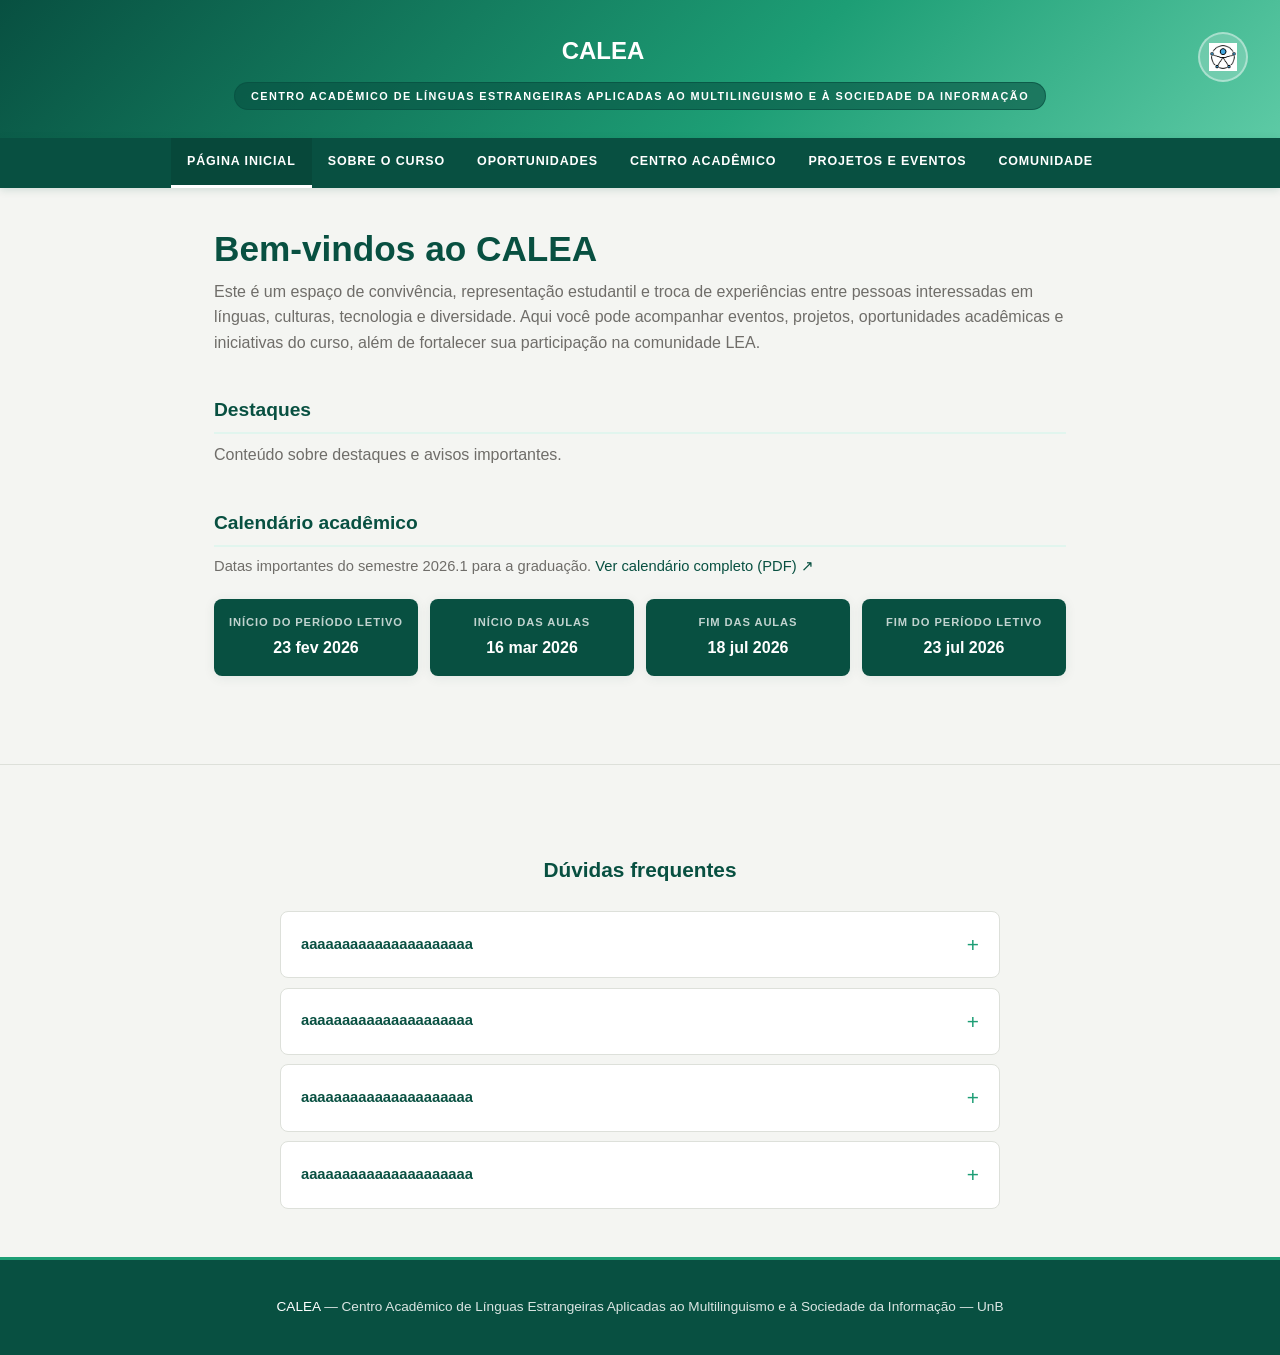
<file: index.html>
<!DOCTYPE html>
<html lang="pt-br">
<head>
    <meta charset="UTF-8">
    <meta name="viewport" content="width=device-width, initial-scale=1.0">
    <title>CALEA — Página Inicial</title>
    <link rel="stylesheet" href="style.css">
    <link rel="icon" type="image/png" sizes="16x16" href="imagens_favicons/favicon_io/favicon-16x16.png">
</head>
<body>
    <a href="#main-content" class="skip-to-content">Saltar para o conteúdo principal</a>
    <header>
        <div class="header-top">
            <p class="site-title"><a href="index.html">CALEA</a></p>
            <button id="btn-acessibilidade" class="btn-acessibilidade" aria-label="Abrir painel de acessibilidade">
                <img src="imagens/acessibilidade/acessibilidade_internacional.png" alt="Símbolo de acessibilidade" class="icon-acessibilidade">
            </button>
        </div>
        <div class="hero-tag">Centro Acadêmico de Línguas Estrangeiras APLICADAS ao Multilinguismo e à Sociedade da Informação</div>
    </header>

    <!-- Painel de Acessibilidade -->
    <div id="painel-acessibilidade" class="painel-acessibilidade" hidden>
        <div class="painel-conteudo">
            <button class="btn-fechar" id="btn-fechar-painel" aria-label="Fechar painel">&times;</button>
            <h2>Acessibilidade</h2>
            
            <!-- Controle de Tamanho de Fonte -->
            <div class="acess-grupo">
                <label>Tamanho da fonte:</label>
                <div class="controle-fonte">
                    <button id="btn-font-menor" class="btn-font" title="Diminuir">A−</button>
                    <span id="font-atual" class="font-atual">100%</span>
                    <button id="btn-font-maior" class="btn-font" title="Aumentar">A+</button>
                    <button id="btn-font-reset" class="btn-reset" title="Restaurar padrão">Padrão</button>
                </div>
            </div>

            <div class="acess-grupo">
                <label></label>
                <div class="dark-mode-toggle">
                    <button id="btn-darkmode" class="btn-darkmode" title="Ativar/Desativar modo escuro">Modo Escuro</button>
                </div>
            </div>

            <!-- Modos de Visão para Daltônicos -->
            <div class="acess-grupo">
                <label>Modo de cores:</label>
                <div class="controle-cores">
                    <button id="modo-Padrão" class="modo-btn ativo" data-modo="Padrão">Padrão</button>
                    <button id="modo-protanopia" class="modo-btn" data-modo="protanopia" title="Daltonismo Vermelho-Verde">Protanopia</button>
                    <button id="modo-deuteranopia" class="modo-btn" data-modo="deuteranopia" title="Daltonismo Vermelho-Verde">Deuteranopia</button>
                    <button id="modo-tritanopia" class="modo-btn" data-modo="tritanopia" title="Daltonismo Azul-Amarelo">Tritanopia</button>
                </div>
            </div>
        </div>
    </div>

    <nav>
        <a href="index.html" class="ativo">Página Inicial</a>
        <a href="sobre_o_curso.html">Sobre o Curso</a>
        <a href="oportunidades.html">Oportunidades</a>
        <a href="calea.html">Centro Acadêmico</a>
        <a href="projetos_eventos.html">Projetos e Eventos</a>
        <a href="comunidade.html">Comunidade</a>
    </nav>

    <main id="main-content">
        <h1>Bem-vindos ao CALEA</h1>
        <p>Este é um espaço de convivência, representação estudantil e troca de experiências entre 
        pessoas interessadas em línguas, culturas, tecnologia e diversidade. Aqui você pode acompanhar
         eventos, projetos, oportunidades acadêmicas e iniciativas do curso, além de fortalecer sua participação na comunidade LEA.</p>

        <h2>Destaques</h2>
        <p>Conteúdo sobre destaques e avisos importantes.</p>

        <h2>Calendário acadêmico</h2>
        <p class="sec-desc">
            Datas importantes do semestre <strong>2026.1</strong> para a graduação.
            <a href="https://saa.unb.br/wp-content/uploads/2026/02/2026_1_Calend_Ativ_Grad_27_02_2026.pdf" target="_blank">
                Ver calendário completo (PDF) ↗
            </a>
        </p>

        <div class="cal-periodo-grid">
            <div class="cal-periodo">
                <span class="cal-periodo-label">Início do período letivo</span>
                <span class="cal-periodo-data">23 fev 2026</span>
            </div>
            <div class="cal-periodo">
                <span class="cal-periodo-label">Início das aulas</span>
                <span class="cal-periodo-data">16 mar 2026</span>
            </div>
            <div class="cal-periodo">
                <span class="cal-periodo-label">Fim das aulas</span>
                <span class="cal-periodo-data">18 jul 2026</span>
            </div>
            <div class="cal-periodo">
                <span class="cal-periodo-label">Fim do período letivo</span>
                <span class="cal-periodo-data">23 jul 2026</span>
            </div>
        </div>

    </main>


    <section id="faq">
        <div class="container">
            <h2 class="section-title">Dúvidas frequentes</h2>
            <div class="faq-list">
                <details>
                    <summary>aaaaaaaaaaaaaaaaaaaaa</summary>
                    <p>bbbbbbbbb</p>
                </details>
                <details>
                    <summary>aaaaaaaaaaaaaaaaaaaaa</summary>
                    <p>bbbbbbbbb</p>
                </details>
                <details>
                    <summary>aaaaaaaaaaaaaaaaaaaaa</summary>
                    <p>bbbbbbbbb</p>
                </details>
                <details>
                    <summary>aaaaaaaaaaaaaaaaaaaaa</summary>
                    <p>bbbbbbbbb</p>
                </details>
            </div>
        </div>
    </section>


    <footer>
        <p><strong>CALEA</strong> &mdash; Centro Acadêmico de Línguas Estrangeiras Aplicadas ao Multilinguismo e à Sociedade da Informação &mdash; UnB</p>
    </footer>
<script src="main.js"></script>
</body>
</html>
</file>
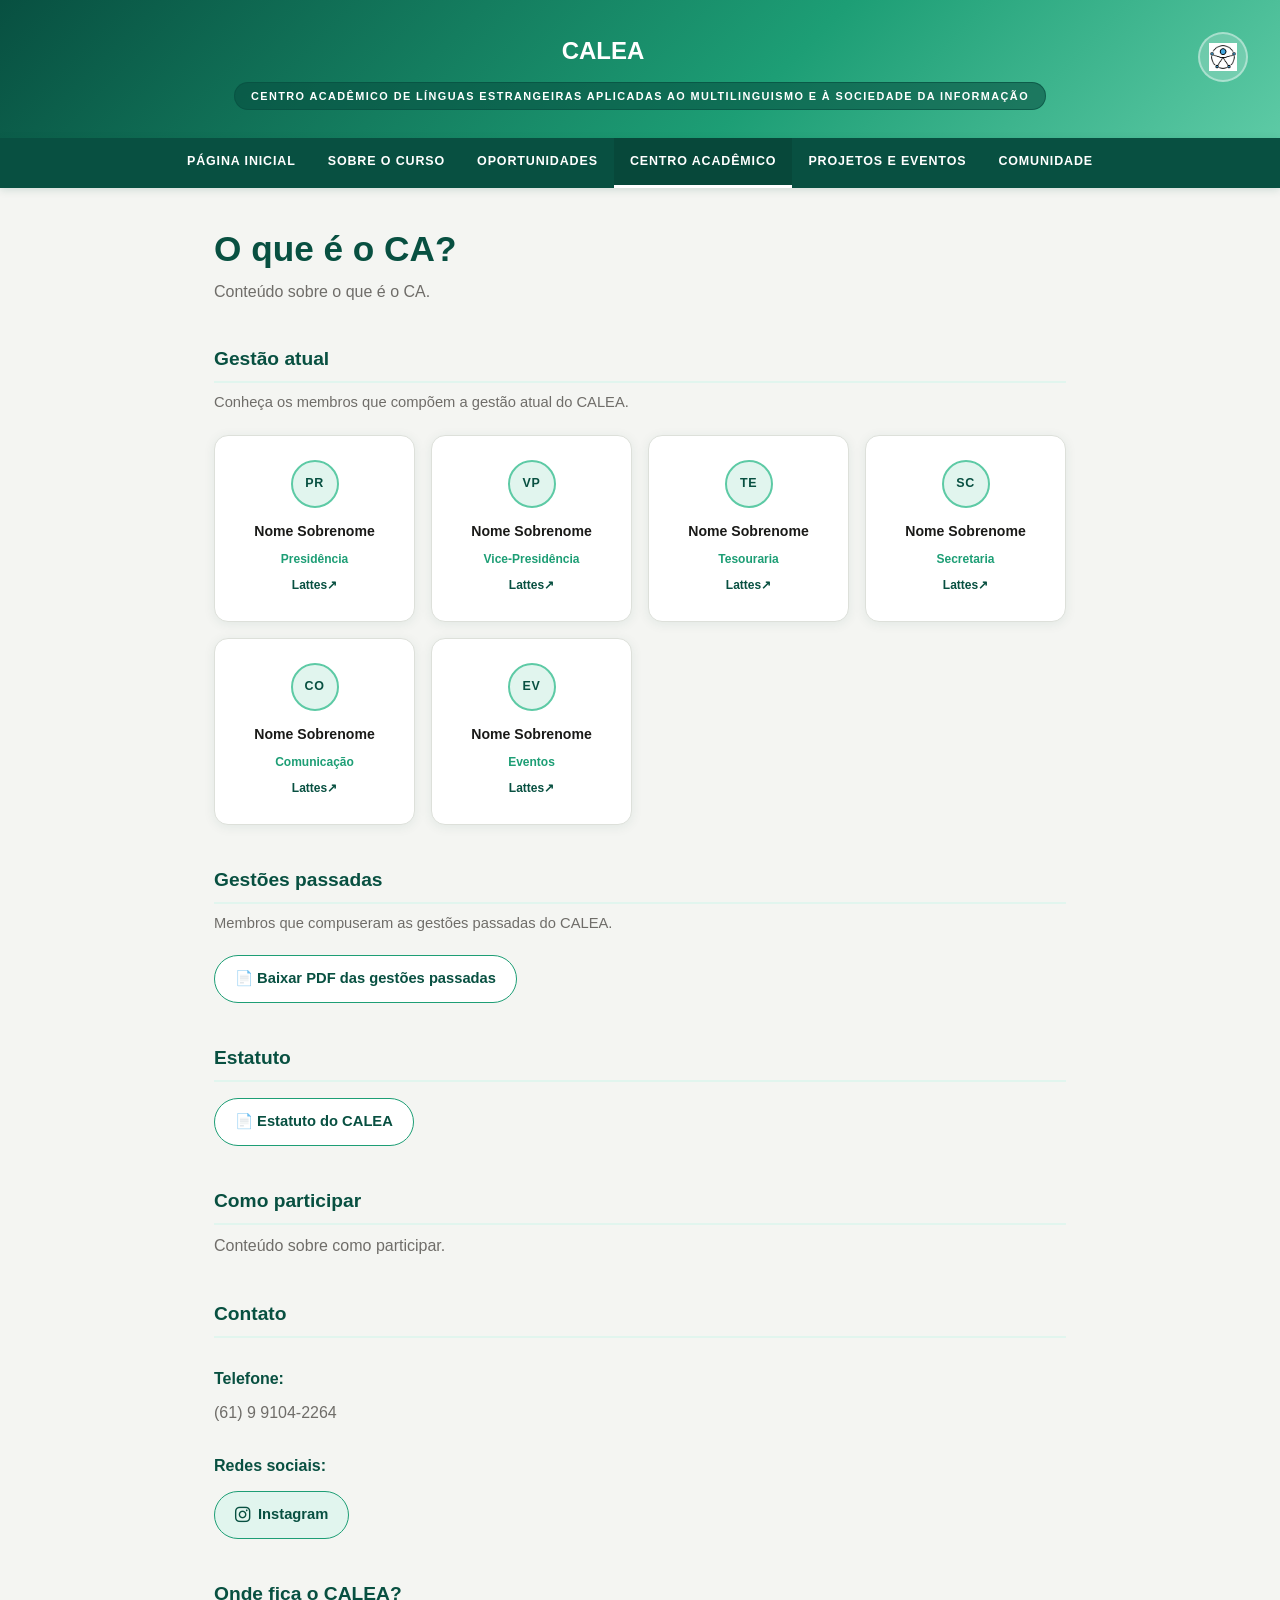
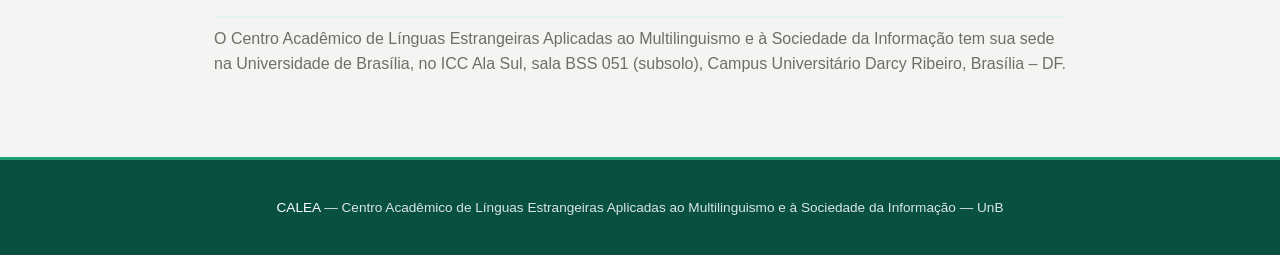
<file: calea.html>
<!DOCTYPE html>
<html lang="pt-br">
<head>
    <meta charset="UTF-8">
    <meta name="viewport" content="width=device-width, initial-scale=1.0">
    <title>CALEA — Centro Acadêmico</title>
    <link rel="stylesheet" href="style.css">
    <link rel="stylesheet" href="https://cdnjs.cloudflare.com/ajax/libs/font-awesome/6.4.0/css/all.min.css">
    <link rel="icon" type="image/png" sizes="16x16" href="imagens_favicons/favicon_io/favicon-16x16.png">
</head>
<body>
<a href="#main-content" class="skip-to-content">Saltar para o conteúdo principal</a>
    <header>
        <div class="header-top">
            <p class="site-title"><a href="index.html">CALEA</a></p>
            <button id="btn-acessibilidade" class="btn-acessibilidade" aria-label="Abrir painel de acessibilidade">
                <img src="imagens/acessibilidade/acessibilidade_internacional.png" alt="Símbolo de acessibilidade" class="icon-acessibilidade">
            </button>
        </div>
        <div class="hero-tag">Centro Acadêmico de Línguas Estrangeiras APLICADAS ao Multilinguismo e à Sociedade da Informação</div>
    </header>

    <!-- Painel de Acessibilidade -->
    <div id="painel-acessibilidade" class="painel-acessibilidade" hidden>
        <div class="painel-conteudo">
            <button class="btn-fechar" id="btn-fechar-painel" aria-label="Fechar painel">&times;</button>
            <h2>Acessibilidade</h2>
            
            <!-- Controle de Tamanho de Fonte -->
            <div class="acess-grupo">
                <label>Tamanho da fonte:</label>
                <div class="controle-fonte">
                    <button id="btn-font-menor" class="btn-font" title="Diminuir">A−</button>
                    <span id="font-atual" class="font-atual">100%</span>
                    <button id="btn-font-maior" class="btn-font" title="Aumentar">A+</button>
                    <button id="btn-font-reset" class="btn-reset" title="Restaurar padrão">Padrão</button>
                </div>
            </div>

            <div class="acess-grupo">
                <label></label>
                <div class="dark-mode-toggle">
                    <button id="btn-darkmode" class="btn-darkmode" title="Ativar/Desativar modo escuro">Modo Escuro</button>
                </div>
            </div>

            <!-- Modos de Visão para Daltônicos -->
            <div class="acess-grupo">
                <label>Modo de cores:</label>
                <div class="controle-cores">
                    <button id="modo-Padrão" class="modo-btn ativo" data-modo="Padrão">Padrão</button>
                    <button id="modo-protanopia" class="modo-btn" data-modo="protanopia" title="Daltonismo Vermelho-Verde">Protanopia</button>
                    <button id="modo-deuteranopia" class="modo-btn" data-modo="deuteranopia" title="Daltonismo Vermelho-Verde">Deuteranopia</button>
                    <button id="modo-tritanopia" class="modo-btn" data-modo="tritanopia" title="Daltonismo Azul-Amarelo">Tritanopia</button>
                </div>
            </div>
        </div>
    </div>

    <nav>
        <a href="index.html">Página Inicial</a>
        <a href="sobre_o_curso.html">Sobre o Curso</a>
        <a href="oportunidades.html">Oportunidades</a>
        <a href="calea.html" class="ativo">Centro Acadêmico</a>
        <a href="projetos_eventos.html">Projetos e Eventos</a>
        <a href="comunidade.html">Comunidade</a>
    </nav>

    <main id="main-content">
        <h1>O que é o CA?</h1>
        <p>Conteúdo sobre o que é o CA.</p>

        <h2>Gestão atual</h2>
        <p class="sec-desc">Conheça os membros que compõem a gestão atual do CALEA.</p>
        <div class="gestao-grid">
 <div class="membro-card">
    <div class="avatar" style="margin:0 auto .75rem;">PR</div>
    <p class="membro-nome">Nome Sobrenome</p>
    <span class="cargo">Presidência</span><br>
    <span class="cargo"><a href="https://lattes.cnpq.br/1234567890" target="_blank" class="lattes-link">Lattes↗</a></span>
</div>
<div class="membro-card">
    <div class="avatar" style="margin:0 auto .75rem;">VP</div>
    <p class="membro-nome">Nome Sobrenome</p>
    <span class="cargo">Vice-Presidência</span><br>
    <span class="cargo"><a href="https://lattes.cnpq.br/1234567890" target="_blank" class="lattes-link">Lattes↗</a></span>
</div>
<div class="membro-card">
    <div class="avatar" style="margin:0 auto .75rem;">TE</div>
    <p class="membro-nome">Nome Sobrenome</p>
    <span class="cargo">Tesouraria</span><br>
    <span class="cargo"><a href="https://lattes.cnpq.br/1234567890" target="_blank" class="lattes-link">Lattes↗</a></span>
</div>
<div class="membro-card">
    <div class="avatar" style="margin:0 auto .75rem;">SC</div>
    <p class="membro-nome">Nome Sobrenome</p>
    <span class="cargo">Secretaria</span><br>
    <span class="cargo"><a href="https://lattes.cnpq.br/1234567890" target="_blank" class="lattes-link">Lattes↗</a></span>
</div>
<div class="membro-card">
    <div class="avatar" style="margin:0 auto .75rem;">CO</div>
    <p class="membro-nome">Nome Sobrenome</p>
    <span class="cargo">Comunicação</span><br>
    <span class="cargo"><a href="https://lattes.cnpq.br/1234567890" target="_blank" class="lattes-link">Lattes↗</a></span>
</div>
<div class="membro-card">
    <div class="avatar" style="margin:0 auto .75rem;">EV</div>
    <p class="membro-nome">Nome Sobrenome</p>
    <span class="cargo">Eventos</span><br>
    <span class="cargo"><a href="https://lattes.cnpq.br/1234567890" target="_blank" class="lattes-link">Lattes↗</a></span>
</div>
        </div>

        <h2>Gestões passadas</h2>
        <p class="sec-desc">Membros que compuseram as gestões passadas do CALEA.</p>
        <p class="pdf-link">
            <a href="aqui vai o link para o PDF" target="_blank" class="btn-pdf">
                📄 Baixar PDF das gestões passadas
            </a>
        </p>

        <h2>Estatuto</h2>
                <p class="pdf-link">
            <a href="https://drive.google.com/file/d/1IIsm_zBetddgiaii5Rvb2joklFdDoChW/view" target="_blank" class="btn-pdf">
                📄 Estatuto do CALEA
            </a>
        </p>

        <h2>Como participar</h2>
        <p>Conteúdo sobre como participar.</p>

        <h2>Contato</h2>

        <h3>Telefone:</h3>
        <p>(61) 9 9104-2264</p>

        <h3>Redes sociais:</h3>
        <p class="social-links">
            <a href="https://www.instagram.com/caleaunb/" target="_blank" class="btn-social">
                <i class="fab fa-instagram"></i>
                Instagram
            </a>
        </p>

        <h2>Onde fica o CALEA?</h2>
        <p>O Centro Acadêmico de Línguas Estrangeiras Aplicadas ao
Multilinguismo e à Sociedade da Informação tem sua sede na Universidade de
Brasília, no ICC Ala Sul, sala BSS 051 (subsolo), Campus Universitário Darcy Ribeiro, Brasília – DF.</p>
    </main>


    <footer>
        <p><strong>CALEA</strong> &mdash; Centro Acadêmico de Línguas Estrangeiras Aplicadas ao Multilinguismo e à Sociedade da Informação &mdash; UnB</p>
    </footer>
<script src="main.js"></script>
</body>
</html>
</file>
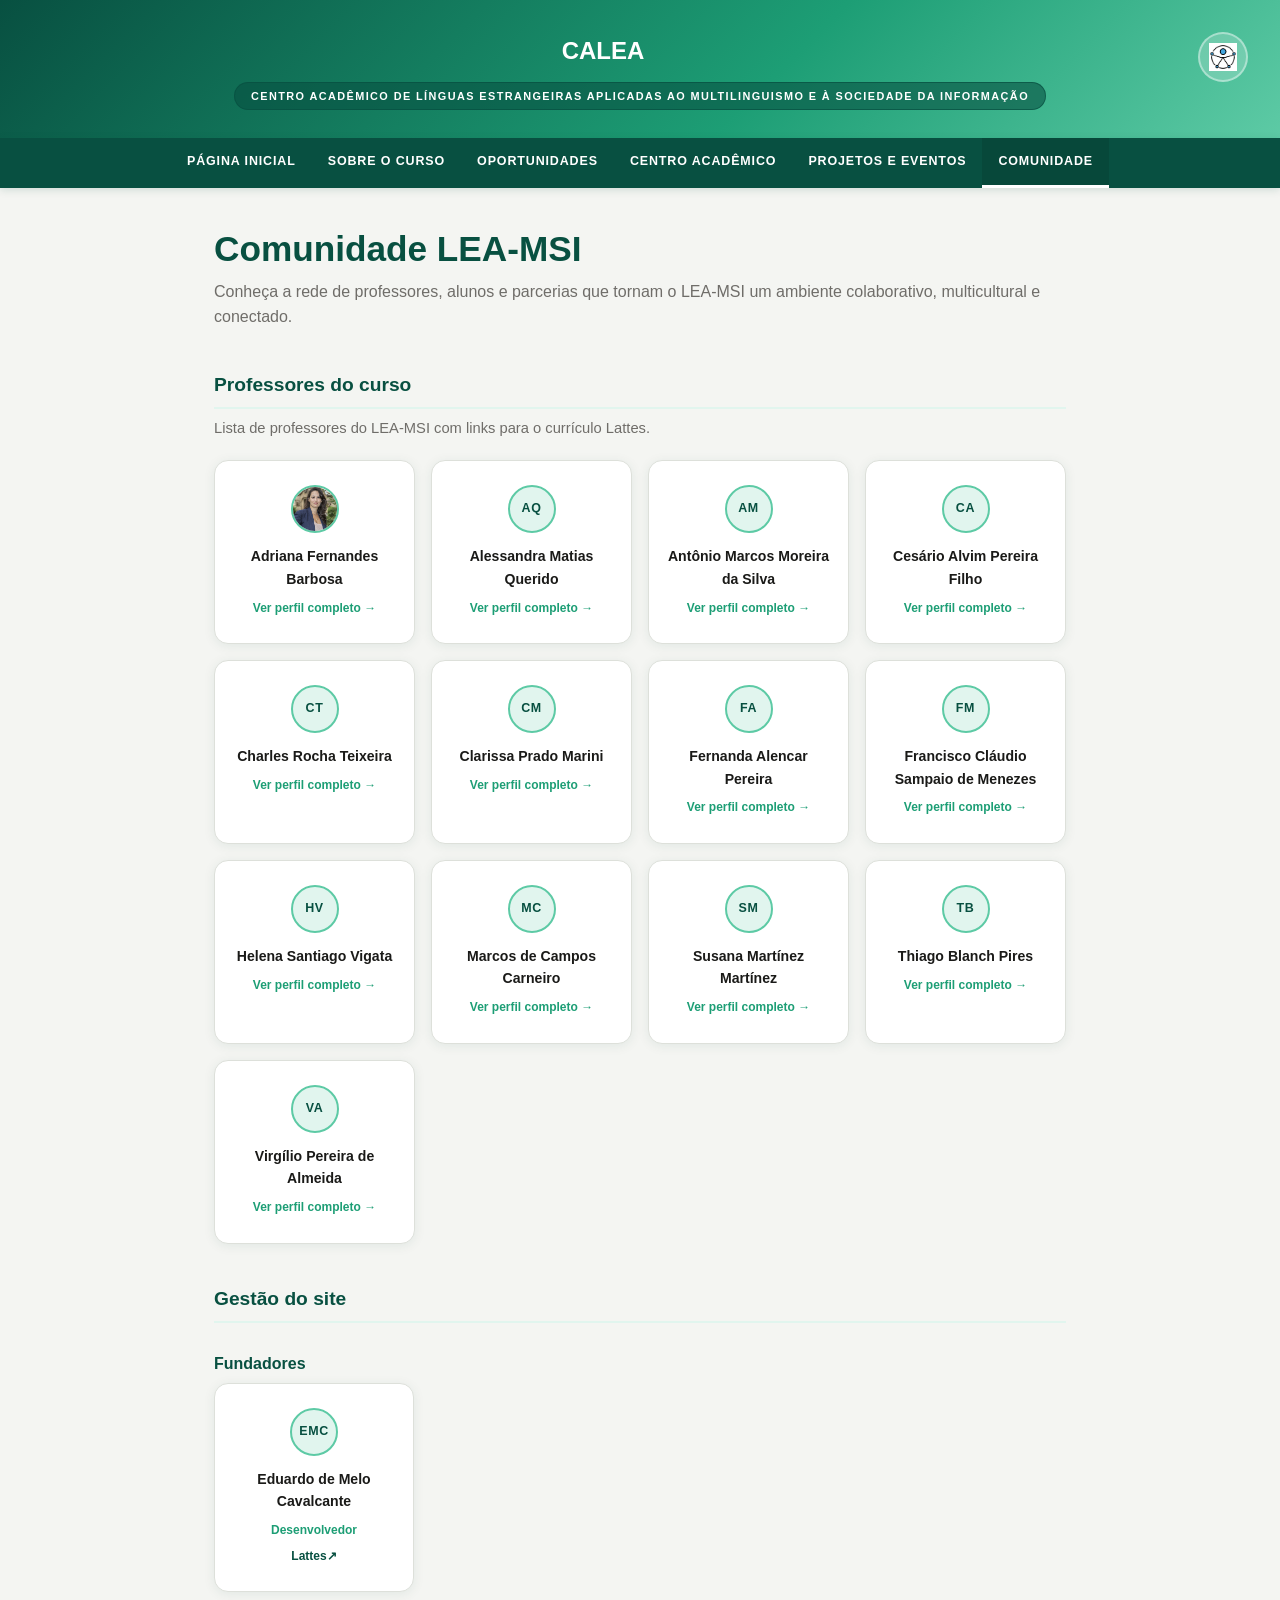
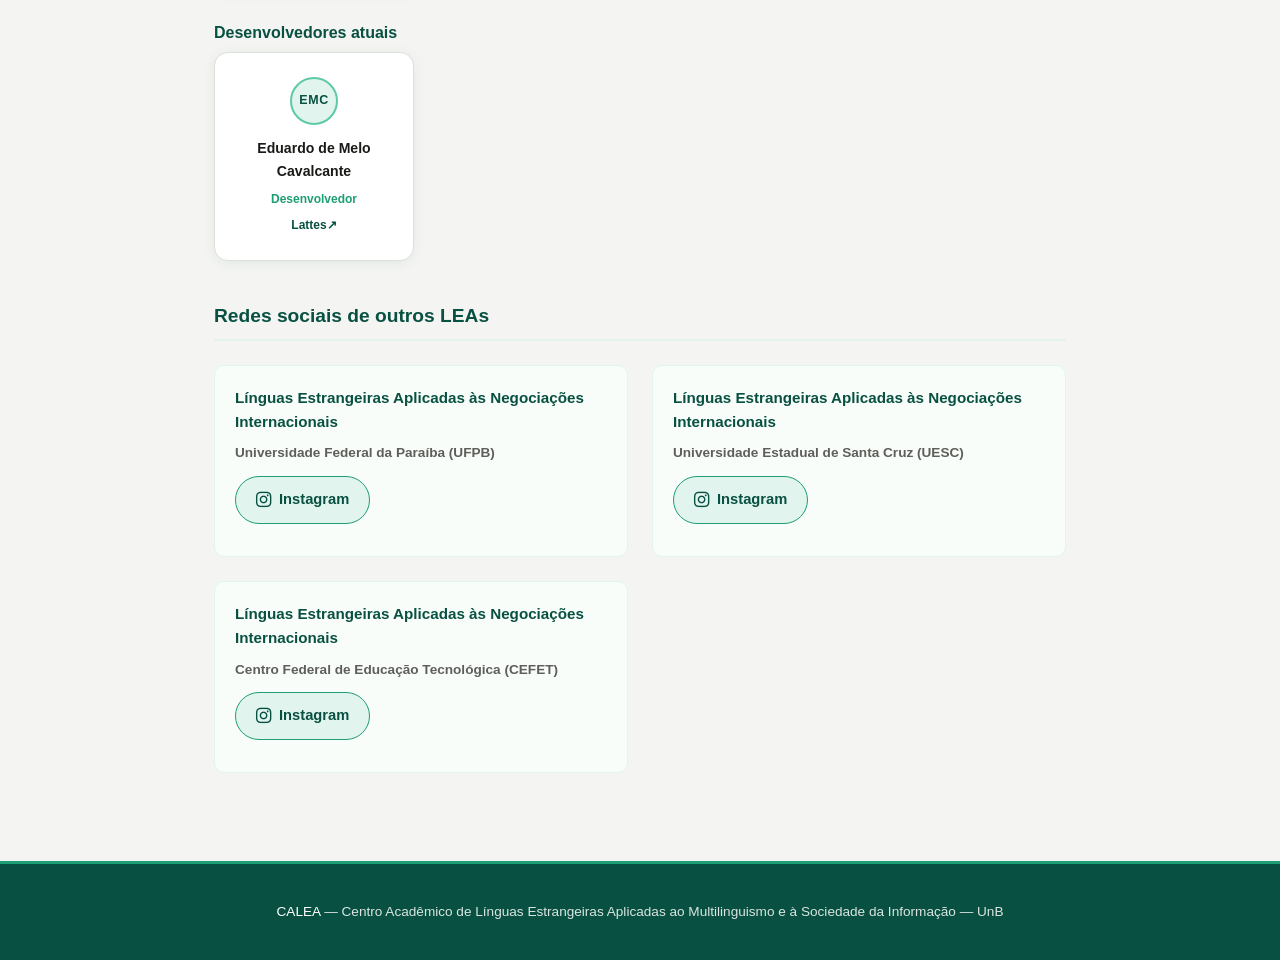
<file: comunidade.html>
<!DOCTYPE html>
<html lang="pt-br">
<head>
    <meta charset="UTF-8">
    <meta name="viewport" content="width=device-width, initial-scale=1.0">
    <title>CALEA — Comunidade</title>
    <link rel="stylesheet" href="style.css">
    <link rel="icon" type="image/png" sizes="16x16" href="imagens_favicons/favicon_io/favicon-16x16.png">
    <link rel="stylesheet" href="https://cdnjs.cloudflare.com/ajax/libs/font-awesome/6.4.0/css/all.min.css">
    <link rel="icon" type="image/png" sizes="16x16" href="imagens_favicons/favicon_io/favicon-16x16.png">
</head>
<body>
    <a href="#main-content" class="skip-to-content">Saltar para o conteúdo principal</a>
<header>
    <div class="header-top">
            <p class="site-title"><a href="index.html">CALEA</a></p>
        <button id="btn-acessibilidade" class="btn-acessibilidade" aria-label="Abrir painel de acessibilidade">
            <img src="imagens/acessibilidade/acessibilidade_internacional.png" alt="Símbolo de acessibilidade" class="icon-acessibilidade">
        </button>
    </div>
    <div class="hero-tag">Centro Acadêmico de Línguas Estrangeiras APLICADAS ao Multilinguismo e à Sociedade da Informação</div>
</header>

<!-- Painel de Acessibilidade -->
<div id="painel-acessibilidade" class="painel-acessibilidade" hidden>
    <div class="painel-conteudo">
        <button class="btn-fechar" id="btn-fechar-painel" aria-label="Fechar painel">&times;</button>
        <h2>Acessibilidade</h2>
        
        <!-- Controle de Tamanho de Fonte -->
        <div class="acess-grupo">
            <label>Tamanho da fonte:</label>
            <div class="controle-fonte">
                <button id="btn-font-menor" class="btn-font" title="Diminuir">A−</button>
                <span id="font-atual" class="font-atual">100%</span>
                <button id="btn-font-maior" class="btn-font" title="Aumentar">A+</button>
                <button id="btn-font-reset" class="btn-reset" title="Restaurar padrão">Padrão</button>
            </div>
        </div>

            <div class="acess-grupo">
                <label></label>
                <div class="dark-mode-toggle">
                    <button id="btn-darkmode" class="btn-darkmode" title="Ativar/Desativar modo escuro">Modo Escuro</button>
                </div>
            </div>


        <!-- Modos de Visão para Daltônicos -->
        <div class="acess-grupo">
            <label>Modo de cores:</label>
            <div class="controle-cores">
                <button id="modo-Padrão" class="modo-btn ativo" data-modo="Padrão">Padrão</button>
                <button id="modo-protanopia" class="modo-btn" data-modo="protanopia" title="Daltonismo Vermelho-Verde">Protanopia</button>
                <button id="modo-deuteranopia" class="modo-btn" data-modo="deuteranopia" title="Daltonismo Vermelho-Verde">Deuteranopia</button>
                <button id="modo-tritanopia" class="modo-btn" data-modo="tritanopia" title="Daltonismo Azul-Amarelo">Tritanopia</button>
            </div>
        </div>
    </div>
</div>

    <nav>
        <a href="index.html">Página Inicial</a>
        <a href="sobre_o_curso.html">Sobre o Curso</a>
        <a href="oportunidades.html">Oportunidades</a>
        <a href="calea.html">Centro Acadêmico</a>
        <a href="projetos_eventos.html">Projetos e Eventos</a>
        <a href="comunidade.html" class="ativo">Comunidade</a>
    </nav>

    <main id="main-content">
        <h1>Comunidade LEA-MSI</h1>
        <p>Conheça a rede de professores, alunos e parcerias que tornam o LEA-MSI um ambiente colaborativo, multicultural e conectado.</p>

        <h2>Professores do curso</h2>
    <p class="sec-desc">Lista de professores do LEA-MSI com links para o currículo Lattes.</p>



<!-- GRADE DE PROFESSORES -->
<div class="gestao-grid" role="list">

    <div role="listitem">
        <a href="#modal-ab" class="membro-card" style="text-decoration:none; color:inherit;">
            <img src="imagens/professores/AdrianaBarbosa.png" alt="Adriana Fernandes Barbosa" class="avatar-foto">
            <p class="membro-nome">Adriana Fernandes Barbosa</p>
            <span class="cargo">Ver perfil completo →</span>
        </a>
    </div>

    <div role="listitem">
        <a href="#modal-aq" class="membro-card" style="text-decoration:none; color:inherit;">
            <div class="avatar" style="margin:0 auto .75rem;">AQ</div>
            <p class="membro-nome">Alessandra Matias Querido</p>
            <span class="cargo">Ver perfil completo →</span>
        </a>
    </div>

    <div role="listitem">
        <a href="#modal-am" class="membro-card" style="text-decoration:none; color:inherit;">
            <div class="avatar" style="margin:0 auto .75rem;">AM</div>
            <p class="membro-nome">Antônio Marcos Moreira da Silva</p>
            <span class="cargo">Ver perfil completo →</span>
        </a>
    </div>

    <div role="listitem">
        <a href="#modal-ca" class="membro-card" style="text-decoration:none; color:inherit;">
            <div class="avatar" style="margin:0 auto .75rem;">CA</div>
            <p class="membro-nome">Cesário Alvim Pereira Filho</p>
            <span class="cargo">Ver perfil completo →</span>
        </a>
    </div>

    <div role="listitem">
        <a href="#modal-ct" class="membro-card" style="text-decoration:none; color:inherit;">
            <div class="avatar" style="margin:0 auto .75rem;">CT</div>
            <p class="membro-nome">Charles Rocha Teixeira</p>
            <span class="cargo">Ver perfil completo →</span>
        </a>
    </div>

    <div role="listitem">
        <a href="#modal-cm" class="membro-card" style="text-decoration:none; color:inherit;">
            <div class="avatar" style="margin:0 auto .75rem;">CM</div>
            <p class="membro-nome">Clarissa Prado Marini</p>
            <span class="cargo">Ver perfil completo →</span>
        </a>
    </div>

    <div role="listitem">
        <a href="#modal-fa" class="membro-card" style="text-decoration:none; color:inherit;">
            <div class="avatar" style="margin:0 auto .75rem;">FA</div>
            <p class="membro-nome">Fernanda Alencar Pereira</p>
            <span class="cargo">Ver perfil completo →</span>
        </a>
    </div>

    <div role="listitem">
        <a href="#modal-fm" class="membro-card" style="text-decoration:none; color:inherit;">
            <div class="avatar" style="margin:0 auto .75rem;">FM</div>
            <p class="membro-nome">Francisco Cláudio Sampaio de Menezes</p>
            <span class="cargo">Ver perfil completo →</span>
        </a>
    </div>

    <div role="listitem">
        <a href="#modal-hv" class="membro-card" style="text-decoration:none; color:inherit;">
            <div class="avatar" style="margin:0 auto .75rem;">HV</div>
            <p class="membro-nome">Helena Santiago Vigata</p>
            <span class="cargo">Ver perfil completo →</span>
        </a>
    </div>

    <div role="listitem">
        <a href="#modal-mc" class="membro-card" style="text-decoration:none; color:inherit;">
            <div class="avatar" style="margin:0 auto .75rem;">MC</div>
            <p class="membro-nome">Marcos de Campos Carneiro</p>
            <span class="cargo">Ver perfil completo →</span>
        </a>
    </div>

    <div role="listitem">
        <a href="#modal-sm" class="membro-card" style="text-decoration:none; color:inherit;">
            <div class="avatar" style="margin:0 auto .75rem;">SM</div>
            <p class="membro-nome">Susana Martínez Martínez</p>
            <span class="cargo">Ver perfil completo →</span>
        </a>
    </div>

    <div role="listitem">
        <a href="#modal-tb" class="membro-card" style="text-decoration:none; color:inherit;">
            <div class="avatar" style="margin:0 auto .75rem;">TB</div>
            <p class="membro-nome">Thiago Blanch Pires</p>
            <span class="cargo">Ver perfil completo →</span>
        </a>
    </div>

    <div role="listitem">
        <a href="#modal-va" class="membro-card" style="text-decoration:none; color:inherit;">
            <div class="avatar" style="margin:0 auto .75rem;">VA</div>
            <p class="membro-nome">Virgílio Pereira de Almeida</p>
            <span class="cargo">Ver perfil completo →</span>
        </a>
    </div>

</div>

<!-- MODAIS -->

<div id="modal-ab" class="prof-overlay">
    <div class="prof-modal">
        <a href="#" class="btn-fechar">✕</a>
        <div class="modal-header">
            <img src="imagens\professores\AdrianaBarbosa.png" alt="Adriana Fernandes Barbosa" class="avatar-foto-lg">
            <div>
                <h3 class="modal-nome">Adriana Fernandes Barbosa</h3>
                <span class="modal-cargo">Professora colaboradora — LEA-MSI / UnB</span>
            </div>
        </div>
        <div class="modal-bio">
            <p>Professora Adjunta de Língua Alemã no Departamento de Línguas Estrangeiras e Tradução da Universidade de Brasília.
                 Doutora em Linguística Aplicada pela UFMG, com período sanduíche na Europa-Universität Viadrina Frankfurt/Oder 
                 (bolsa CAPES/DAAD), mestre em Estudos Linguísticos pela UFMG e especialista em Teoria e Prática do Ensino de Alemão
                  como Língua Estrangeira pela UFBA e Universität zu Kassel. Possui Bacharelado em Letras pela UFMG, com habilitação 
                  em Alemão e Inglês. Pesquisa a multimodalidade na interação face a face e nas interações mediadas pela tecnologia, 
                  a partir das perspectivas cognitiva, interacional e intercultural, na interface entre Linguística Cognitiva, Semiótica
                   Social e Estudos dos Gestos.Já foi coordenadora administrativa do Programa Idiomas sem Fronteiras na UnB (2024-2026) 
                   e coordenadora pedagógica do curso de alemão no PPE UnB Idiomas (2024-2025). Desde 2023 é especialista em língua alemã 
                   credenciada à Rede Andifes-IsF, coordenando os cursos desse idioma na UnB e desenvolvendo componentes curriculares para o 
                   curso de Especialização em Língua Alemã da Rede. Atua também como coordenadora regional da Associação de Professores de Alemão
                    do Centro-Oeste e membro da diretoria da Associação Brasileira de Professores de Alemão (BraDLV).</p>
        </div>
        <div class="modal-links">
            <a href="http://lattes.cnpq.br/3065127356052281" target="_blank" class="btn-lattes">Lattes ↗</a>
            <a href="mailto:adriana.barbosa@unb.br" class="btn-email">adriana.barbosa@unb.br</a>
        </div>
    </div>
</div>

<div id="modal-aq" class="prof-overlay">
    <div class="prof-modal">
        <a href="#" class="btn-fechar">✕</a>
        <div class="modal-header">
            <!-- FOTO: substitua o src pelo caminho da imagem, ex: "fotos/alessandra.jpg" -->
            <!-- <img src="fotos/alessandra.jpg" alt="Alessandra Matias Querido" class="avatar-foto-lg"> -->
            <div class="avatar" style="width:56px; height:56px; font-size:1rem; flex-shrink:0;">AQ</div>
            <div>
                <h3 class="modal-nome">Alessandra Matias Querido</h3>
                <span class="modal-cargo">Professora Adjunta — LEA-MSI / UnB</span>
            </div>
        </div>
        <div class="modal-bio">
            <p>Professora adjunta no curso de Línguas Estrangeiras Aplicadas ao Multilinguismo e à Sociedade da Informação (LEA-MSI) 
            na Universidade de Brasília. Pós-doutorado em andamento na USP em Comunicação sobre Literatura, quadrinhos e 
            intermidialidade. Pós-doutorado em Estudos da Tradução pela Universidade Federal de Santa Catarina. Doutorado
             em Teoria Literária (2011), mestrado em Linguística Aplicada (2004) e bacharelado em Letras Tradução - Inglês (1999) 
             pela Universidade de Brasília.</p>
            <p>Entre os interesses de pesquisa estão os Estudos da Tradução, a Teoria Literária e a Literatura Comparada, principalmente relacionada à Literatura e outras artes com ênfase em histórias em quadrinhos. Como docente, atuou no ensino básico na Secretaria de Educação do Distrito Federal, na UnB como professora substituta no curso de Letras-Tradução por seis anos, e em instituições particulares (IESB e UCB).</p>
            <p>Coordena os grupos de pesquisa QUADRITAL (Quadrinhos, Tradução, Acessibilidade e Linguagens) e LiterArtes (Literatura e outras Artes). O principal foco de pesquisa são adaptações literárias para histórias em quadrinhos e outras mídias, explorando Intermidialidade, Estudos Interartes, Estudos de Adaptação e Estudos da Tradução.</p>
        </div>
        <div class="modal-links">
            <a href="https://lattes.cnpq.br/9582760816449975" target="_blank" class="btn-lattes">Lattes ↗</a>
            <a href="mailto:alequerido@gmail.com" class="btn-email">alequerido@gmail.com</a>
        </div>
    </div>
</div>

<div id="modal-am" class="prof-overlay">
    <div class="prof-modal">
        <a href="#" class="btn-fechar">✕</a>
        <div class="modal-header">
            <!-- FOTO: substitua o src pelo caminho da imagem, ex: "fotos/antonio.jpg" -->
            <!-- <img src="fotos/antonio.jpg" alt="Antônio Marcos Moreira da Silva" class="avatar-foto-lg"> -->
            <div class="avatar" style="width:56px; height:56px; font-size:1rem; flex-shrink:0;">AM</div>
            <div>
                <h3 class="modal-nome">Antônio Marcos Moreira da Silva</h3>
                <span class="modal-cargo">Professor — LEA-MSI / UnB</span>
            </div>
        </div>
        <div class="modal-bio">
            <p>Professor Associado da Instituto de Letras, Universidade de Brasília (UnB). vice-diretor do Centro de Estudos Avançados Multidisciplinares (CEAM/UnB),
                 coordenador do Núcleo de Estudos Afro-brasileiros e professor do programa de pós-graduação em Direitos Humanos e Cidadania, também do CEAM/UnB. Senior 
                 Fellow Professor na Universidade de Melbourne, Australia 2018-2019.Pós-doutor pela École Normale Supérieure (ITEM/CNRS/IMEC), Paris/Caen. Estudos doutorais
                  na École des Hautes Études en Sciences Sociales (2002 - 2003); Doutor pela Universidade de São Paulo (USP). Nos últimos anos, dedica-se compreender o conceito
                   de Sociedade de Informação, que culmina na noção de Colonização da Informação. Buscar entender o papel da informação e da comunicação na sociedade contemporânea.
                    Sua pesquisa visa desconstruir o etnocentrismo, a colonização do saber, as invisíveis violências numa sociedade logocêntrica, falocêntrica, fonocêntrica. 
                    Possui uma intensa atividade extensionista tendo, entre os anos de 2021 e 2023, organizado e participado de mais de 40 atividades de extensão, 
                sejam projetos ou eventos, que visavam contribuir com a comunicação pública das questões de raça, gênero, igualdade e democracia no Brasil. </p>
        </div>
        <div class="modal-links">
            <a href="https://lattes.cnpq.br/6191585855165430" target="_blank" class="btn-lattes">Lattes ↗</a>
            <a href="mailto:marcosmoreira@unb.br" class="btn-email">marcosmoreira@unb.br</a>
        </div>
    </div>
</div>

<div id="modal-ca" class="prof-overlay">
    <div class="prof-modal">
        <a href="#" class="btn-fechar">✕</a>
        <div class="modal-header">
            <!-- FOTO: substitua o src pelo caminho da imagem, ex: "fotos/cesario.jpg" -->
            <!-- <img src="fotos/cesario.jpg" alt="Cesário Alvim Pereira Filho" class="avatar-foto-lg"> -->
            <div class="avatar" style="width:56px; height:56px; font-size:1rem; flex-shrink:0;">CA</div>
            <div>
                <h3 class="modal-nome">Cesário Alvim Pereira Filho</h3>
                <span class="modal-cargo">Professor — LEA-MSI / UnB</span>
            </div>
        </div>
        <div class="modal-bio">
            <p>Doutor em Linguística pela UnB (2020). Mestre em Letras Neolatinas pela UFRJ (2003). Especialista em língua espanhola pela UFES (1997). 
                Licenciado em Letras/Português pela UFES (1991). Tenho interesse em políticas linguísticas, planejamento linguístico e produção de materiais, 
                como dicionários, gramáticas e glossários, envolvendo agências de fomento de línguas. Também me interessam a geopolítica, o discurso político
                 sobre línguas, a representação de línguas, o multilinguismo/plurilinguismo e questões sociopolíticas e discursivas envolvendo a língua espanhola,
                  a portuguesa e outras línguas, bem como o multilinguismo no ciberespaço. Além disso, tenho interesse em problematizações relacionadas a estudos lexicais,
                   aquisição/aprendizagem de línguas estrangeiras em espaços multilíngues, língua estrangeira para fins específicos e a interface entre o português e
                    o espanhol. Ao longo de minha trajetória, exerci diversas funções na gestão acadêmico-pedagógica, tais como coordenador de língua espanhola do Centro 
                    de Línguas para a Comunidade/UFES, coordenador da área de línguas estrangeiras da UESC, vice coordenador do NUREH, subcoordenador-geral do UnBidiomas, 
                    coordenador do Núcleo de Ensino e Pesquisa em Português para Estrangeiros (NEPPE/LET), coordenador do curso de bacharelado em Línguas Estrangeiras Aplicadas
                     ao Multilinguismo e à Sociedade da Informação (LEA-MSI), 
                chefe do Departamento de Línguas Estrangeiras e Tradução (LET) e, atualmente, diretor do Instituto de Letras (IL). </p>
        </div>
        <div class="modal-links">
            <a href="https://lattes.cnpq.br/1267243719297020" target="_blank" class="btn-lattes">Lattes ↗</a>
            <a href="mailto:cesape@gmail.com" class="btn-email">cesape@gmail.com</a>
        </div>
    </div>
</div>

<div id="modal-ct" class="prof-overlay">
    <div class="prof-modal">
        <a href="#" class="btn-fechar">✕</a>
        <div class="modal-header">
            <!-- FOTO: substitua o src pelo caminho da imagem, ex: "fotos/charles.jpg" -->
            <!-- <img src="fotos/charles.jpg" alt="Charles Rocha Teixeira" class="avatar-foto-lg"> -->
            <div class="avatar" style="width:56px; height:56px; font-size:1rem; flex-shrink:0;">CT</div>
            <div>
                <h3 class="modal-nome">Charles Rocha Teixeira</h3>
                <span class="modal-cargo">Professor Adjunto — LEA-MSI / UnB</span>
            </div>
        </div>
        <div class="modal-bio">
            <p>Doutorado pelo Programa de Literatura e Teoria Literária (2020) da Universidade de Brasília (UnB), Mestrado em Linguística Aplicada pela Universidade 
                Estadual do Ceará (2009) e Graduação em Letras Francês e Português e Literaturas francesa e portuguesa pela Universidade Estadual do Ceará (2005).
                 Atualmente é : Professor Adjunto da Universidade de Brasília lotado no Instituto de Letras, Departamento de Línguas Estrangeiras e Tradução, na área
                  de Línguas Estrangeiras Aplicadas ao Multilinguismo e à Sociedade da Informação (LEA-MSI). Tem experiência na área de Letras, com ênfase em Línguas
                   Estrangeiras Modernas, atuando principalmente nos seguintes temas: tradução audiovisual (Audiodescrição, LSE), cinema, televisão, ideologia, cultura, bem como é Coordenador 
                do Projeto de Extensão "Núcleo de Acessibilidade" e Chefe do Departamento de Línguas Estrangeiras e Tradução - LET</p>
        </div>
        <div class="modal-links">
            <a href="https://lattes.cnpq.br/4928757305118743" target="_blank" class="btn-lattes">Lattes ↗</a>
            <a href="mailto:charlesrt2006@gmail.com" class="btn-email">charlesrt2006@gmail.com</a>
        </div>
    </div>
</div>

<div id="modal-cm" class="prof-overlay">
    <div class="prof-modal">
        <a href="#" class="btn-fechar">✕</a>
        <div class="modal-header">
            <!-- FOTO: substitua o src pelo caminho da imagem, ex: "fotos/clarissa.jpg" -->
            <!-- <img src="fotos/clarissa.jpg" alt="Clarissa Prado Marini" class="avatar-foto-lg"> -->
            <div class="avatar" style="width:56px; height:56px; font-size:1rem; flex-shrink:0;">CM</div>
            <div>
                <h3 class="modal-nome">Clarissa Prado Marini</h3>
                <span class="modal-cargo">Professora — LEA-MSI / UnB</span>
            </div>
        </div>
        <div class="modal-bio">
            <p>Professora de Língua Francesa e Terminologia do bacharelado em Línguas Estrangeiras Aplicadas LEA-MSI na Universidade de Brasília-UnB.Doutora em 
                Estudos da Tradução - PGET, Universidade Federal de Santa Catarina - UFSC (2019). Período sanduíche na Universidade Sorbonne 
                (Paris IV) de agosto/2018 a janeiro/2019.Mestra em Estudos da Tradução - POSTRAD, Universidade de Brasília - UnB.Bacharel em 
                Letras-Tradução-Francês pela Universidade de Brasília - UnB.Áreas de interesse: Tradução, Terminologia e FLE.</p>
        </div>
        <div class="modal-links">
            <a href="https://lattes.cnpq.br/4474411320594145" target="_blank" class="btn-lattes">Lattes ↗</a>
            <a href="mailto:clarissamarini@gmail.com" class="btn-email">clarissamarini@gmail.com</a>
        </div>
    </div>
</div>

<div id="modal-fa" class="prof-overlay">
    <div class="prof-modal">
        <a href="#" class="btn-fechar">✕</a>
        <div class="modal-header">
            <!-- FOTO: substitua o src pelo caminho da imagem, ex: "fotos/fernanda.jpg" -->
            <!-- <img src="fotos/fernanda.jpg" alt="Fernanda Alencar Pereira" class="avatar-foto-lg"> -->
            <div class="avatar" style="width:56px; height:56px; font-size:1rem; flex-shrink:0;">FA</div>
            <div>
                <h3 class="modal-nome">Fernanda Alencar Pereira</h3>
                <span class="modal-cargo">Professora — LEA-MSI / UnB</span>
            </div>
        </div>
        <div class="modal-bio">
            <p>É professora do curso Línguas Estrangeiras Aplicadas ao Multilinguismo e à Sociedade da Informação -
                 LEA/MSI, da Universidade de Brasília. Possui Licenciatura em Letras Inglês pela Universidade de Brasília (2005) 
                 e mestrado em Literatura de Língua Inglesa pela Université de Rennes II, França (2007). É doutora em Estudos literários -
                  literatura comparada, em regime de cotutela entre a Universidade Federal de Minas Gerais - UFMG e a Université de Rennes II (2012).
                   Realizou pesquisa pós-doutoral (2018) na University of Western Cape -
                 UWC, África do Sul, sobre os ensaios de Lewis Nkosi que tratam da experiência do exílio. Fernanda dedica-se à pesquisa nas áreas: literaturas africanas,
                  literatura comparada, narrativas de ficção especulativas, multilinguismo e tradução literária. </p>
        </div>
        <div class="modal-links">
            <a href="https://lattes.cnpq.br/6007880701572434" target="_blank" class="btn-lattes">Lattes ↗</a>
            <a href="mailto:fapfernanda@gmail.com" class="btn-email">fapfernanda@gmail.com</a>
        </div>
    </div>
</div>

<div id="modal-fm" class="prof-overlay">
    <div class="prof-modal">
        <a href="#" class="btn-fechar">✕</a>
        <div class="modal-header">
            <!-- FOTO: substitua o src pelo caminho da imagem, ex: "fotos/francisco.jpg" -->
            <!-- <img src="fotos/francisco.jpg" alt="Francisco Cláudio Sampaio de Menezes" class="avatar-foto-lg"> -->
            <div class="avatar" style="width:56px; height:56px; font-size:1rem; flex-shrink:0;">FM</div>
            <div>
                <h3 class="modal-nome">Francisco Cláudio Sampaio de Menezes</h3>
                <span class="modal-cargo">Professor Emérito — LEA-MSI / UnB</span>
            </div>
        </div>
        <div class="modal-bio">
            <p>Professor Emérito da Universidade de Brasília, Doutor em Ciência da Informação pela Universidade de Brasília e 
                Mestre em Engenharia de Sistemas e Computação pela COPPE-UFRJ (Instituto Alberto Luiz Coimbra de Pós Graduação e 
                Pesquisa de Engenharia). Por 20 anos, funcionário internacional da UNESCO - UNITED NATIONS EDUCATIONAL, SCIENTIFIC
                 AND CULTURAL ORGANIZATION (Paris), exerceu atividade profissional em mais de 20 países. Tem experiência de ensino na área
                  de Línguas Estrangeiras Aplicadas, Ciência da Computação e Ciência da Informação, programas para a sociedade da informação,
                   inclusão de línguas no mundo digital, tratamento automático da língua, políticas de acesso à informação cientifica, bibliotecas 
                   digitais, internacionalização de universidades, projetos para financiamento internacional e concepção e organização de conferencias
                    internacionais, em particular no Sistemas das Nações Unidas. Foi Coordenador de Administração do IBICT, órgão do Ministério de Ciência e
                     Tecnologia e Inovação, até setembro/2009 e professor da Universidade Federal do Ceará até Out/2010. É Professor Associado do Departamento 
                     de Línguas Estrangeiras e Tradução (LET), do Instituto de Letras (IL) da UnB. Coordenou a criação e implantação do Bacharelado em Línguas 
                     Estrangeiras Aplicadas ao Multilinguismo e à Sociedade da Informação (LEA-MSI), da Universidade de Brasília, do qual foi 
                seu 1. Coordenador, de out/2010 a dez/2013. Coordenou a Cátedra UNESCO sobre "Políticas Linguísticas para o Multilinguismo" na UnB, de 2018 a 2022 </p>
        </div>
        <div class="modal-links">
            <a href="https://lattes.cnpq.br/0356163607813759" target="_blank" class="btn-lattes">Lattes ↗</a>
            <a href="mailto:claudiomenezes@unb.br" class="btn-email">claudiomenezes@unb.br</a>
        </div>
    </div>
</div>

<div id="modal-hv" class="prof-overlay">
    <div class="prof-modal">
        <a href="#" class="btn-fechar">✕</a>
        <div class="modal-header">
            <!-- FOTO: substitua o src pelo caminho da imagem, ex: "fotos/helena.jpg" -->
            <!-- <img src="fotos/helena.jpg" alt="Helena Santiago Vigata" class="avatar-foto-lg"> -->
            <div class="avatar" style="width:56px; height:56px; font-size:1rem; flex-shrink:0;">HV</div>
            <div>
                <h3 class="modal-nome">Helena Santiago Vigata</h3>
                <span class="modal-cargo">Professora Associada  — LEA-MSI / UnB</span>
            </div>
        </div>
        <div class="modal-bio">
            <p>Doutora em Comunicação pela Universidade de Brasília (2016) com bolsa CAPES para a realização 
                de estágio de Doutorado Sanduíche na Universidade Complutense de Madri (agosto de 2014-julho de 2015). 
                Pós-doutorado (2020-2021) sobre a tradução da diferença linguística em textos audiovisuais (UnB). Mestre
                 em Linguística Aplicada (2011) pela Universidade de Brasília (UnB). Possui graduação em Tradução e Interpretação (2001)
                  pela Universitat Autònoma de Barcelona (UAB), onde também cursou os créditos do Mestrado em Tradução Audiovisual (2001 -
                   créditos incorporados ao histórico de graduação). Foi professora-leitora de Espanhol MAEC-AECID na Licenciatura Letras-Espanhol
                    da Universidade de Brasília (UnB), e atualmente ocupa o cargo de professora associada do Bacharelado em Línguas Estrangeiras Aplicadas ao 
                    Multilinguismo e à Sociedade da Informação (LEA-MSI), na mesma universidade. De 2018 a 2025 atuou no Programa de Pós-Graduação em Estudos da 
                    Tradução da Universidade de Brasília (POSTRAD). É líder do grupo de pesquisa Acesso Livre, cadastrado no diretório do CNPq e membro fundador do 
                    NTAAI - Núcleo de Tecnologia Assistiva, Acessibilidade e Inovação. Em 2022, passou a integrar o GT de Tradução da Associação Nacional de
                 Pós-Graduação e Pesquisa em Letras e Linguística (ANPOLL). Suas pesquisas focam principalmente em: tradução audiovisual e acessibilidade cultural.</p>
        </div>
        <div class="modal-links">
            <a href="https://lattes.cnpq.br/9968961018763883" target="_blank" class="btn-lattes">Lattes ↗</a>
            <a href="mailto:hsantiago@unb.br" class="btn-email">hsantiago@unb.br</a>
        </div>
    </div>
</div>

<div id="modal-mc" class="prof-overlay">
    <div class="prof-modal">
        <a href="#" class="btn-fechar">✕</a>
        <div class="modal-header">
            <!-- FOTO: substitua o src pelo caminho da imagem, ex: "fotos/marcos.jpg" -->
            <!-- <img src="fotos/marcos.jpg" alt="Marcos de Campos Carneiro" class="avatar-foto-lg"> -->
            <div class="avatar" style="width:56px; height:56px; font-size:1rem; flex-shrink:0;">MC</div>
            <div>
                <h3 class="modal-nome">Marcos de Campos Carneiro</h3>
                <span class="modal-cargo">Professor — LEA-MSI / UnB</span>
            </div>
        </div>
        <div class="modal-bio">
            <p>Professor da Universidade de Brasília (UnB), vinculado ao Departamento de Línguas Estrangeiras e Tradução (LET) do Instituto de Letras (IL),
                 onde integra o quadro permanente do curso de Bacharelado em Línguas Estrangeiras Aplicadas ao Multilinguismo e à Sociedade da Informação (LEA-MSI). 
                 É bacharel em Letras Francês e licenciado em Letras Português, com ampla experiência docente no Brasil e no exterior. Possui o título de Master of Arts
                  em Línguas Estrangeiras Aplicadas (LEA) pela Université Lumière Lyon 2 (França), com especialização em Lexicologia e Terminologia Multilíngues aplicadas à Tradução. 
                  É doutor pelo Programa de Pós-Graduação em Estudos da Tradução (PGET) da Universidade Federal de Santa Catarina (UFSC), com atuação nas áreas de terminologia, 
                  tradução jurídica e linguística de corpus. Atua no ensino da língua francesa e desenvolve pesquisas em tradução especializada, com ênfase na integração de tecnologias 
                  digitais, corpora multilíngues e ferramentas de análise automatizada. Atualmente, cursa graduação em Direito no Instituto Brasileiro de Ensino, Desenvolvimento e
                   Pesquisa (IDP) e realiza estágio pós-doutoral junto ao Programa de Pós-Graduação em Estudos da Tradução (Pos-Trad) 
                da Universidade de Brasília (UnB), com pesquisa voltada à análise terminológica e tradutória de documentos jurídicos no âmbito do Direito Internacional.</p>
        </div>
        <div class="modal-links">
            <a href="https://lattes.cnpq.br/4189312022390606" target="_blank" class="btn-lattes">Lattes ↗</a>
            <a href="mailto:mdecampos@unb.br" class="btn-email">mdecampos@unb.br</a>
        </div>
    </div>
</div>

<div id="modal-sm" class="prof-overlay">
    <div class="prof-modal">
        <a href="#" class="btn-fechar">✕</a>
        <div class="modal-header">
            <!-- FOTO: substitua o src pelo caminho da imagem, ex: "fotos/susana.jpg" -->
            <!-- <img src="fotos/susana.jpg" alt="Susana Martínez Martínez" class="avatar-foto-lg"> -->
            <div class="avatar" style="width:56px; height:56px; font-size:1rem; flex-shrink:0;">SM</div>
            <div>
                <h3 class="modal-nome">Susana Martínez Martínez</h3>
                <span class="modal-cargo">Professora Adjunta — LEA-MSI / UnB</span>
            </div>
        </div>
        <div class="modal-bio">
            <p>Professora Adjunta do bachelarado em Línguas Estrangeiras Aplicadas ao Multilinguismo e a Sociedade da Informação (LEA-MSI) na Universidade de Brasília (UnB).
                 Possui graduação em Traducción e Interpretación - Universidad de Alicante (1999), mestrado em Género y Desarrollo - Universidad Complutense de Madrid
                  (2005) e doutorado em Ciências Sociais - Estudos Comparados sobre as Américas pela UnB (2020). Trabalhou (2004-2012) no Fundo de Desenvolvimento das 
                  Nações Unidas para a Mulher (UNIFEM) e na Entidade das Nações Unidas para a Igualdade de Gênero e o Empoderamento das Mulheres (ONUMULHERES). 
                  Pesquisadora nos grupos Mobilang, GRIEG e LAEMI. Coordenadora do Projeto de Extensão Universitária Migrações e Fronteiras no Distrito Federal: a
                   mediação linguística como garantia dos direitos humanos. Trabalha nas áreas de sociologia da linguagem, 
                sociolinguística, gênero, feminismos, racismo, migrações internacionais, línguas indígenas.</p>
        </div>
        <div class="modal-links">
            <a href="https://lattes.cnpq.br/5780998946017708" target="_blank" class="btn-lattes">Lattes ↗</a>
            <a href="mailto:laresu@hotmail.com" class="btn-email">laresu@hotmail.com</a>
        </div>
    </div>
</div>

<div id="modal-tb" class="prof-overlay">
    <div class="prof-modal">
        <a href="#" class="btn-fechar">✕</a>
        <div class="modal-header">
            <!-- FOTO: substitua o src pelo caminho da imagem, ex: "fotos/thiago.jpg" -->
            <!-- <img src="fotos/thiago.jpg" alt="Thiago Blanch Pires" class="avatar-foto-lg"> -->
            <div class="avatar" style="width:56px; height:56px; font-size:1rem; flex-shrink:0;">TB</div>
            <div>
                <h3 class="modal-nome">Thiago Blanch Pires</h3>
                <span class="modal-cargo">Professor Associado — LEA-MSI / UnB</span>
            </div>
        </div>
        <div class="modal-bio">
            <p>Professor associado do Departamento de Línguas Estrangeiras e Tradução (LET) e do Programa de Pós-Graduação em Linguística (PPGL) vinculados ao Instituto de Letras 
                (IL) da Universidade de Brasília (UnB). É coordenador de Pesquisa e Inovação (PI) do Instituto de Letras da UnB. Foi coordenador do bacharelado em Línguas Estrangeiras 
                Aplicadas ao Multilinguismo e à Sociedade da Informação (LEA-MSI) de março de 2018 a março de 2020. Atua no ensino da língua inglesa, nos estudos de corpora, e no 
                tratamento automatizado das línguas naturais. Pós-doutor em Linguística Computacional no Programa de Pós-Graduação em Linguística da Universidade Federal do Ceará 
                (UFC), atuando no desenvolvimento de uma proposta de livro didático para ensino de linguística computacional. Doutor em Gestão da Informação pelo Programa de
                 Pós-Graduação em Ciência da Informação (PPGCinf) da Universidade de Brasília, com período de bolsa doutorado-sanduíche da CAPES na Universität Bremen, Alemanha,
                  sob supervisão do prof. dr. John Bateman. Possui interesse de estudo em Linguística Computacional, Linguística de Corpus, e mais especificamente na construção
                   de ferramentas e recursos para as línguas indígenas brasileiras. É lider do Grupo de Estudos em Linguística Computacional (GeLinC) certificado pela instituição
                    e membro do grupo de pesquisa Computação e Linguagem Natural (CompLin). Membro da Sociedade Brasileira de Computação (SBC), Associação Brasileira de Linguística
                     (ABRALIN) e Grupo de Estudos Linguísticos de São Paulo (GEL). Possui graduação e mestrado em Letras - Língua Inglesa e Literaturas pela Universidade Federal de
                      Santa Catarina, sendo o mestrado realizado no Programa de Pós-Graduação em Inglês (PPGI), 
                tendo como foco a Análise Textual na interface dos campos dos Estudos de Tradução baseados em Corpus e da Linguística Sistêmico-Funcional. </p>
        </div>
        <div class="modal-links">
            <a href="https://lattes.cnpq.br/9911777987987166" target="_blank" class="btn-lattes">Lattes ↗</a>
            <a href="mailto:thiagocomaga@gmail.com" class="btn-email">thiagocomaga@gmail.com</a>
        </div>
    </div>
</div>

<div id="modal-va" class="prof-overlay">
    <div class="prof-modal">
        <a href="#" class="btn-fechar">✕</a>
        <div class="modal-header">
            <!-- FOTO: substitua o src pelo caminho da imagem, ex: "fotos/virgilio.jpg" -->
            <!-- <img src="fotos/virgilio.jpg" alt="Virgílio Pereira de Almeida" class="avatar-foto-lg"> -->
            <div class="avatar" style="width:56px; height:56px; font-size:1rem; flex-shrink:0;">VA</div>
            <div>
                <h3 class="modal-nome">Virgílio Pereira de Almeida</h3>
                <span class="modal-cargo">Professor Adjunto — LEA-MSI / UnB</span>
            </div>
        </div>
        <div class="modal-bio">
            <p>é Doutor em Linguística pela Universidade de Brasília (2011), Mestre em Educação pela Framingham State College (2006) e licenciado em Letras pela UFMG (1991). 
                Atualmente é professor adjunto da Universidade de Brasília, no bacharelado de Línguas Estrangeiras Aplicadas ao Multilinguismo e à Sociedade da Informação. Tem 
                experiência na área de Educação, com ênfase em Ensino de Língua Estrangeira, atuando principalmente nas seguintes áreas: competência comunicativa, ensino de língua
                 inglesa, multilinguismo e morfossintaxe do inglês. Entre 2019 e 2024,
                 ocupou a direção da Secretaria de Assuntos Internacionais da Universidade de Brasília, representando a instituição junto a órgãos internacionais.</p>
        </div>
        <div class="modal-links">
            <a href="https://lattes.cnpq.br/5592207745863438" target="_blank" class="btn-lattes">Lattes ↗</a>
            <a href="mailto:virgilioalm@unb.br" class="btn-email">virgilioalm@unb.br</a>
        </div>
    </div>
</div>
</div>
        <h2>Gestão do site</h2>

<h3>Fundadores</h3>
        <div class="gestao-grid" style="max-width:200px;">
            <div class="membro-card">
                <div class="avatar" style="margin:0 auto .75rem;">EMC</div>
                <h4>Eduardo de Melo Cavalcante</h4>
                <span class="cargo">Desenvolvedor</span><br>
                <span class="cargo"><a href="http://lattes.cnpq.br/5332360719524152" target="_blank" class="lattes-link">Lattes↗</a></span>
            </div>
        </div>
        <h3>Desenvolvedores atuais</h3>
        <div class="gestao-grid" style="max-width:200px;">
            <div class="membro-card">
                <div class="avatar" style="margin:0 auto .75rem;">EMC</div>
                <h4>Eduardo de Melo Cavalcante</h4>
                <span class="cargo">Desenvolvedor</span><br>
                <span class="cargo"><a href="http://lattes.cnpq.br/5332360719524152" target="_blank" class="lattes-link">Lattes↗</a></span>
            </div>
        </div>

        <h2>Redes sociais de outros LEAs</h2>

        <div class="lea-network">
            <article class="lea-item">
                <h3>Línguas Estrangeiras Aplicadas às Negociações Internacionais</h3>
                <p class="lea-institution">Universidade Federal da Paraíba (UFPB)</p>
                <p class="social-links">
                    <a href="https://www.instagram.com/leaufpb/" target="_blank" class="btn-social">
                        <i class="fab fa-instagram"></i>
                        Instagram
                    </a>
                </p>
            </article>

            <article class="lea-item">
                <h3>Línguas Estrangeiras Aplicadas às Negociações Internacionais</h3>
                <p class="lea-institution">Universidade Estadual de Santa Cruz (UESC)</p>
                <p class="social-links">
                    <a href="https://www.instagram.com/caleauesc/" target="_blank" class="btn-social">
                        <i class="fab fa-instagram"></i>
                        Instagram
                    </a>
                </p>
            </article>

            <article class="lea-item">
                <h3>Línguas Estrangeiras Aplicadas às Negociações Internacionais</h3>
                <p class="lea-institution">Centro Federal de Educação Tecnológica (CEFET)</p>
                <p class="social-links">
                    <a href="https://www.instagram.com/ca.leani/" target="_blank" class="btn-social">
                        <i class="fab fa-instagram"></i>
                        Instagram
                    </a>
                </p>
            </article>
        </div>

    </main>


    <footer>
        <p><strong>CALEA</strong> &mdash; Centro Acadêmico de Línguas Estrangeiras Aplicadas ao Multilinguismo e à Sociedade da Informação &mdash; UnB</p>
    </footer>


<script src="main.js"></script>
</body>
</html>
</file>
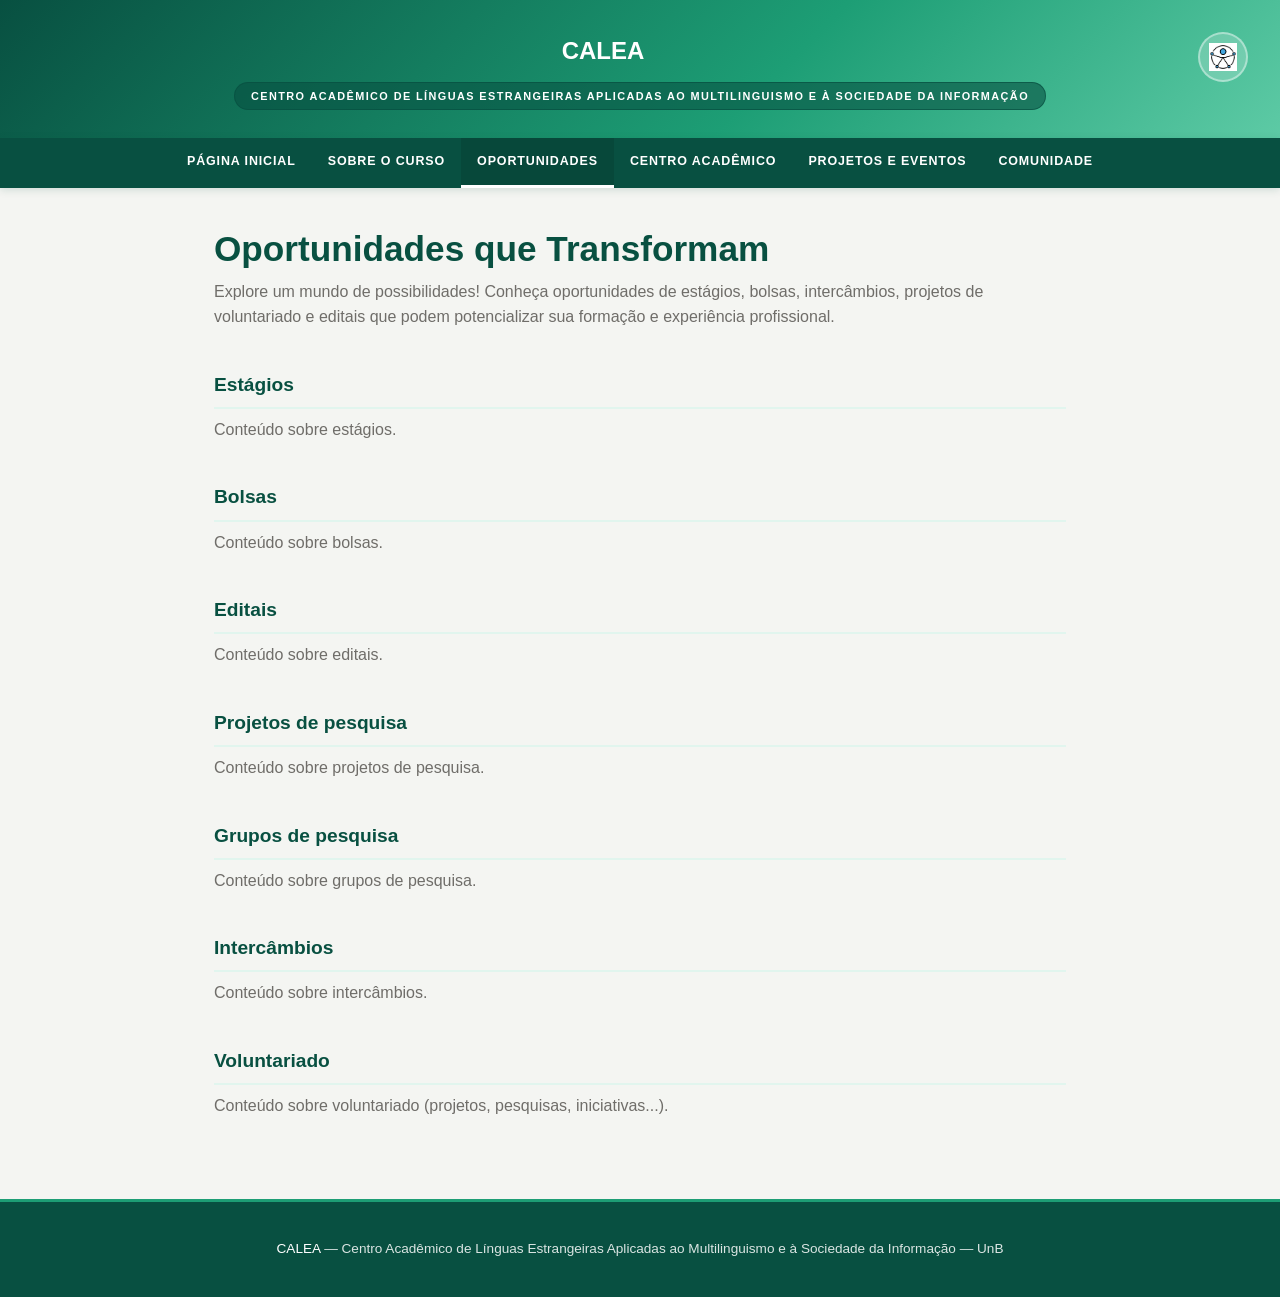
<file: oportunidades.html>
<!DOCTYPE html>
<html lang="pt-br">
<head>
    <meta charset="UTF-8">
    <meta name="viewport" content="width=device-width, initial-scale=1.0">
    <title>CALEA — Oportunidades</title>
    <link rel="stylesheet" href="style.css">
    <link rel="icon" type="image/png" sizes="16x16" href="imagens_favicons/favicon_io/favicon-16x16.png">
</head>
<body>
    <a href="#main-content" class="skip-to-content">Saltar para o conteúdo principal</a>
    <header>
        <div class="header-top">
            <p class="site-title"><a href="index.html">CALEA</a></p>
            <button id="btn-acessibilidade" class="btn-acessibilidade" aria-label="Abrir painel de acessibilidade">
                <img src="imagens/acessibilidade/acessibilidade_internacional.png" alt="Símbolo de acessibilidade" class="icon-acessibilidade">
            </button>
        </div>
        <div class="hero-tag">Centro Acadêmico de Línguas Estrangeiras APLICADAS ao Multilinguismo e à Sociedade da Informação</div>
    </header>

    <!-- Painel de Acessibilidade -->
    <div id="painel-acessibilidade" class="painel-acessibilidade" hidden>
        <div class="painel-conteudo">
            <button class="btn-fechar" id="btn-fechar-painel" aria-label="Fechar painel">&times;</button>
            <h2>Acessibilidade</h2>
            
            <!-- Controle de Tamanho de Fonte -->
            <div class="acess-grupo">
                <label>Tamanho da fonte:</label>
                <div class="controle-fonte">
                    <button id="btn-font-menor" class="btn-font" title="Diminuir">A−</button>
                    <span id="font-atual" class="font-atual">100%</span>
                    <button id="btn-font-maior" class="btn-font" title="Aumentar">A+</button>
                    <button id="btn-font-reset" class="btn-reset" title="Restaurar padrão">Padrão</button>
                </div>
            </div>

            <div class="acess-grupo">
                <label></label>
                <div class="dark-mode-toggle">
                    <button id="btn-darkmode" class="btn-darkmode" title="Ativar/Desativar modo escuro">Modo Escuro</button>
                </div>
            </div>

            <!-- Modos de Visão para Daltônicos -->
            <div class="acess-grupo">
                <label>Modo de cores:</label>
                <div class="controle-cores">
                    <button id="modo-Padrão" class="modo-btn ativo" data-modo="Padrão">Padrão</button>
                    <button id="modo-protanopia" class="modo-btn" data-modo="protanopia" title="Daltonismo Vermelho-Verde">Protanopia</button>
                    <button id="modo-deuteranopia" class="modo-btn" data-modo="deuteranopia" title="Daltonismo Vermelho-Verde">Deuteranopia</button>
                    <button id="modo-tritanopia" class="modo-btn" data-modo="tritanopia" title="Daltonismo Azul-Amarelo">Tritanopia</button>
                </div>
            </div>
        </div>
    </div>

    <nav>
        <a href="index.html">Página Inicial</a>
        <a href="sobre_o_curso.html">Sobre o Curso</a>
        <a href="oportunidades.html" class="ativo">Oportunidades</a>
        <a href="calea.html">Centro Acadêmico</a>
        <a href="projetos_eventos.html">Projetos e Eventos</a>
        <a href="comunidade.html">Comunidade</a>
    </nav>

    <main id="main-content">
        <h1>Oportunidades que Transformam</h1>
        <p>Explore um mundo de possibilidades! Conheça oportunidades de estágios, bolsas, intercâmbios, projetos de voluntariado e editais que podem potencializar sua formação e experiência profissional.</p>

        <h2>Estágios</h2>
        <p>Conteúdo sobre estágios.</p>

        <h2>Bolsas</h2>
        <p>Conteúdo sobre bolsas.</p>

        <h2>Editais</h2>
        <p>Conteúdo sobre editais.</p>

        <h2>Projetos de pesquisa</h2>
        <p>Conteúdo sobre projetos de pesquisa.</p>

        <h2>Grupos de pesquisa</h2>
        <p>Conteúdo sobre grupos de pesquisa.</p>

        <h2>Intercâmbios</h2>
        <p>Conteúdo sobre intercâmbios.</p>

        <h2>Voluntariado</h2>
        <p>Conteúdo sobre voluntariado (projetos, pesquisas, iniciativas...).</p>
    </main>


    <footer>
        <p><strong>CALEA</strong> &mdash; Centro Acadêmico de Línguas Estrangeiras Aplicadas ao Multilinguismo e à Sociedade da Informação &mdash; UnB</p>
    </footer>
<script src="main.js"></script>
</body>
</html>
</file>
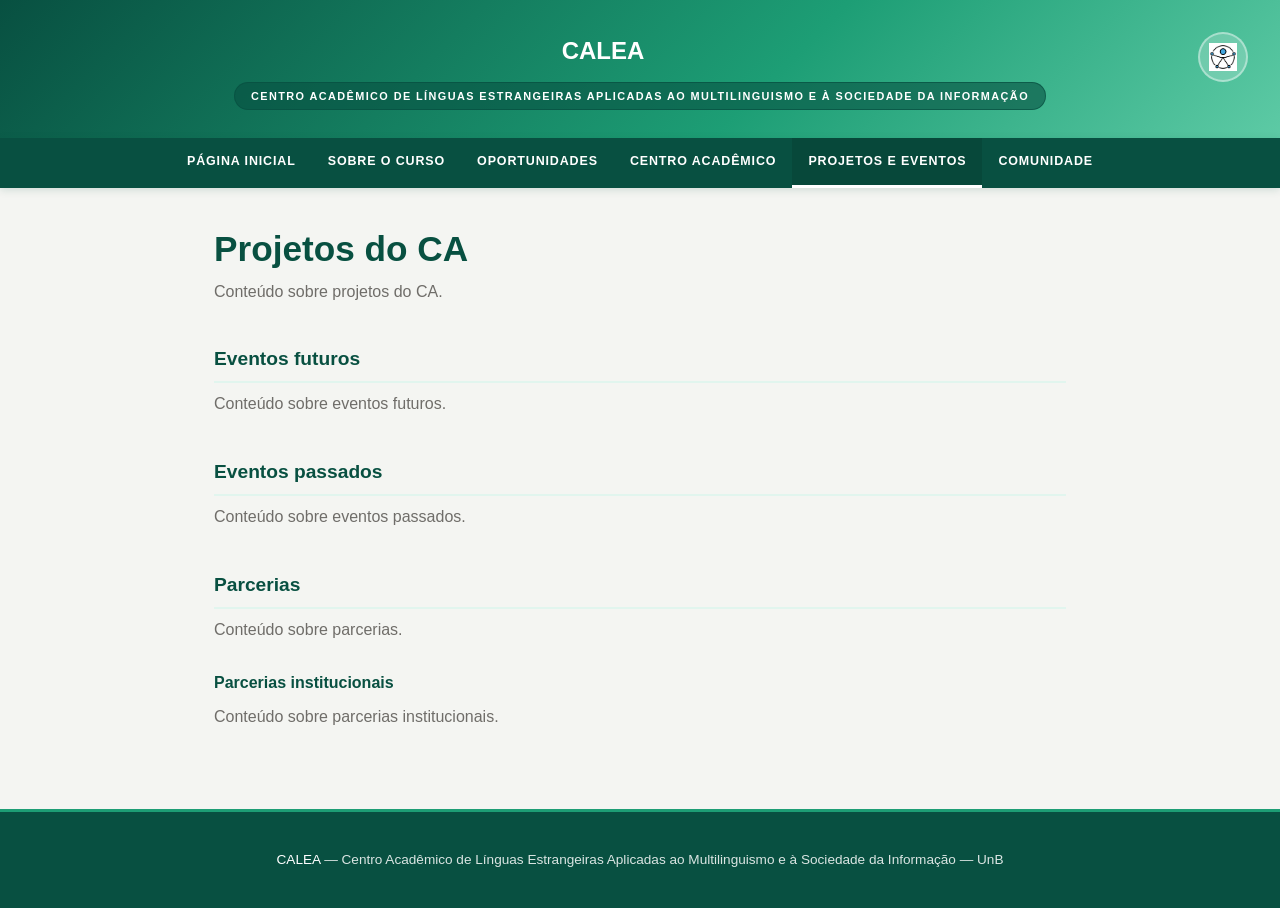
<file: projetos_eventos.html>
<!DOCTYPE html>
<html lang="pt-br">
<head>
    <meta charset="UTF-8">
    <meta name="viewport" content="width=device-width, initial-scale=1.0">
    <title>CALEA — Projetos e Eventos</title>
    <link rel="stylesheet" href="style.css">
    <link rel="icon" type="image/png" sizes="16x16" href="imagens_favicons/favicon_io/favicon-16x16.png">
</head>
<body>
    <a href="#main-content" class="skip-to-content">Saltar para o conteúdo principal</a>
    <header>
    <div class="header-top">
            <p class="site-title"><a href="index.html">CALEA</a></p>
        <button id="btn-acessibilidade" class="btn-acessibilidade" aria-label="Abrir painel de acessibilidade">
            <img src="imagens/acessibilidade/acessibilidade_internacional.png" alt="Símbolo de acessibilidade" class="icon-acessibilidade">
        </button>
    </div>
    <div class="hero-tag">Centro Acadêmico de Línguas Estrangeiras APLICADAS ao Multilinguismo e à Sociedade da Informação</div>
    </header>

    <!-- Painel de Acessibilidade -->
    <div id="painel-acessibilidade" class="painel-acessibilidade" hidden>
        <div class="painel-conteudo">
            <button class="btn-fechar" id="btn-fechar-painel" aria-label="Fechar painel">&times;</button>
            <h2>Acessibilidade</h2>
            
            <!-- Controle de Tamanho de Fonte -->
            <div class="acess-grupo">
                <label>Tamanho da fonte:</label>
                <div class="controle-fonte">
                    <button id="btn-font-menor" class="btn-font" title="Diminuir">A−</button>
                    <span id="font-atual" class="font-atual">100%</span>
                    <button id="btn-font-maior" class="btn-font" title="Aumentar">A+</button>
                    <button id="btn-font-reset" class="btn-reset" title="Restaurar padrão">Padrão</button>
                </div>
            </div>

            <div class="acess-grupo">
                <label></label>
                <div class="dark-mode-toggle">
                    <button id="btn-darkmode" class="btn-darkmode" title="Ativar/Desativar modo escuro">Modo Escuro</button>
                </div>
            </div>

            <!-- Modos de Visão para Daltônicos -->
            <div class="acess-grupo">
                <label>Modo de cores:</label>
                <div class="controle-cores">
                    <button id="modo-Padrão" class="modo-btn ativo" data-modo="Padrão">Padrão</button>
                    <button id="modo-protanopia" class="modo-btn" data-modo="protanopia" title="Daltonismo Vermelho-Verde">Protanopia</button>
                    <button id="modo-deuteranopia" class="modo-btn" data-modo="deuteranopia" title="Daltonismo Vermelho-Verde">Deuteranopia</button>
                    <button id="modo-tritanopia" class="modo-btn" data-modo="tritanopia" title="Daltonismo Azul-Amarelo">Tritanopia</button>
                </div>
            </div>
        </div>
    </div>

    <nav>
        <a href="index.html">Página Inicial</a>
        <a href="sobre_o_curso.html">Sobre o Curso</a>
        <a href="oportunidades.html">Oportunidades</a>
        <a href="calea.html">Centro Acadêmico</a>
        <a href="projetos_eventos.html" class="ativo">Projetos e Eventos</a>
        <a href="comunidade.html">Comunidade</a>
    </nav>

    <main id="main-content">
        <h1>Projetos do CA</h1>
        <p>Conteúdo sobre projetos do CA.</p>

        <h2>Eventos futuros</h2>
        <p>Conteúdo sobre eventos futuros.</p>

        <h2>Eventos passados</h2>
        <p>Conteúdo sobre eventos passados.</p>

        <h2>Parcerias</h2>
        <p>Conteúdo sobre parcerias.</p>
        
        <h3>Parcerias institucionais</h3>
        <p>Conteúdo sobre parcerias institucionais.</p>
    </main>

    <footer>
        <p><strong>CALEA</strong> &mdash; Centro Acadêmico de Línguas Estrangeiras Aplicadas ao Multilinguismo e à Sociedade da Informação &mdash; UnB</p>
    </footer>
<script src="main.js"></script>
</body>
</html>
</file>
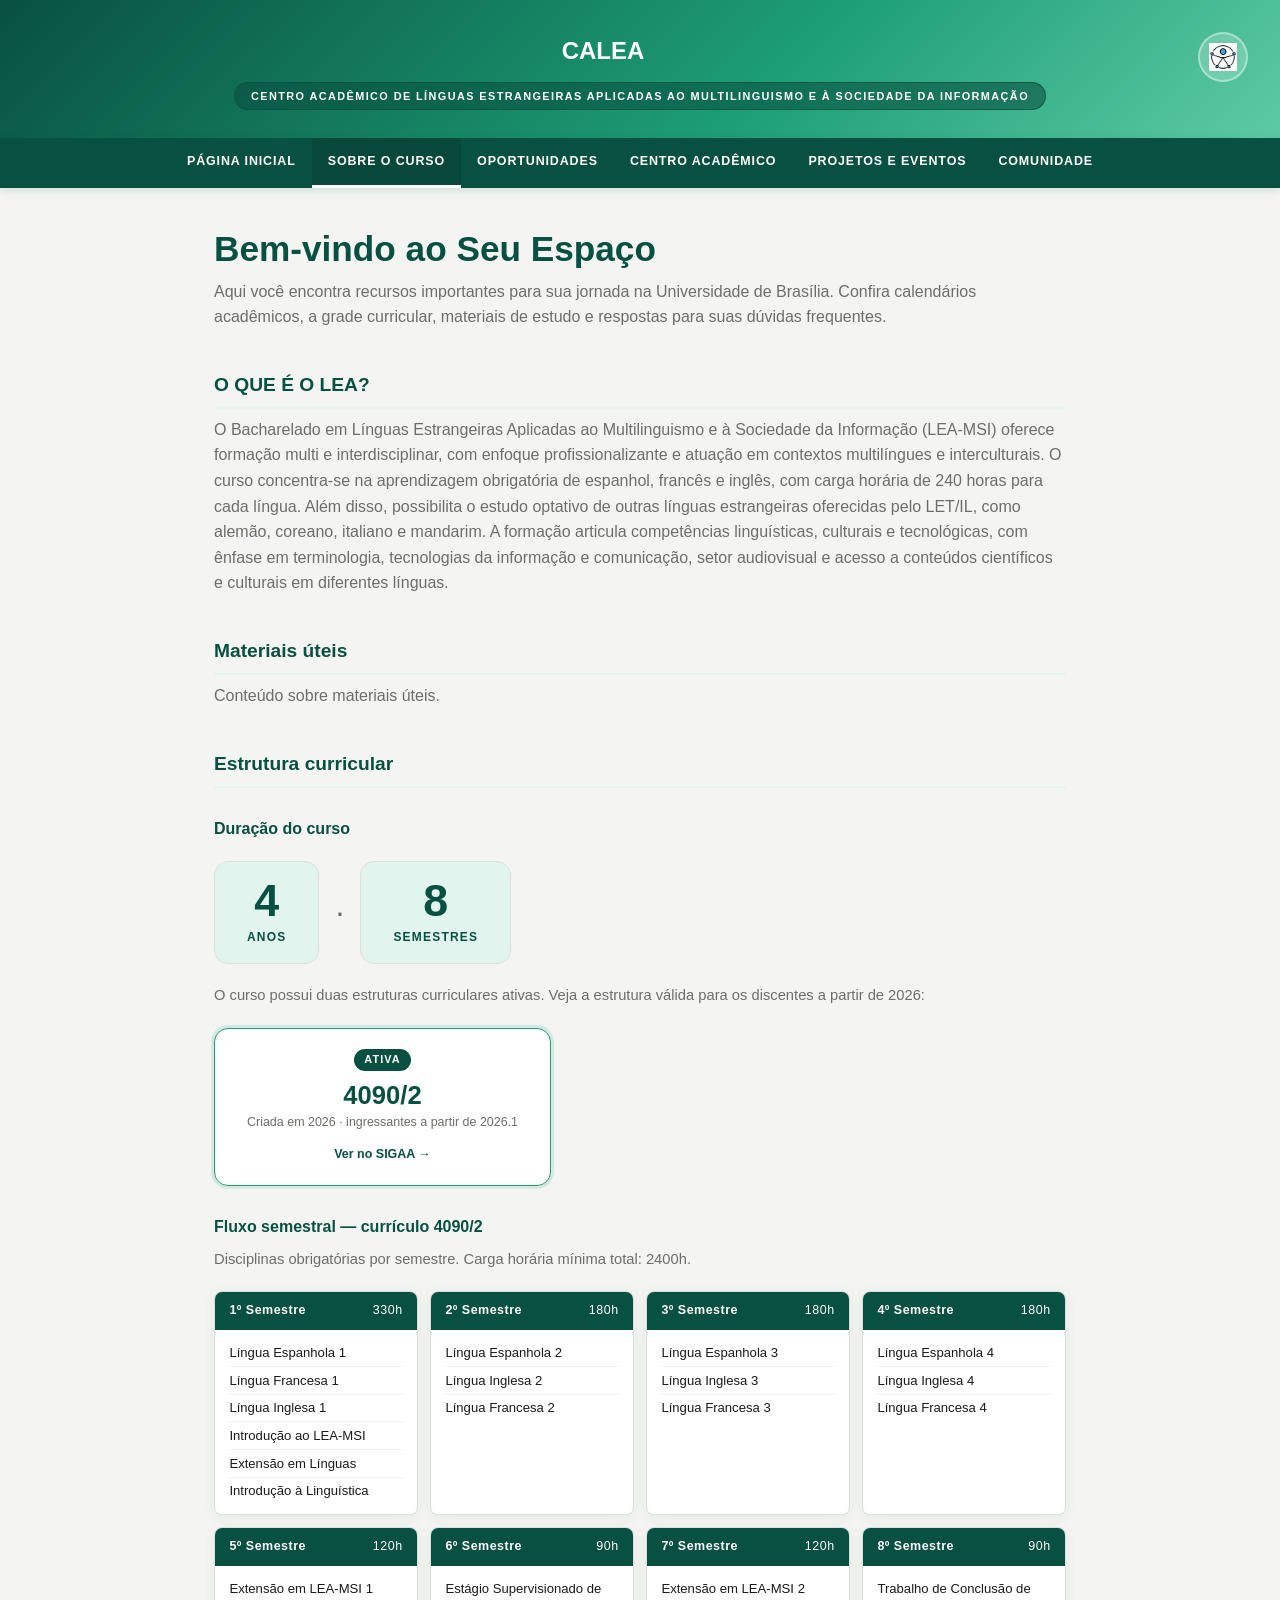
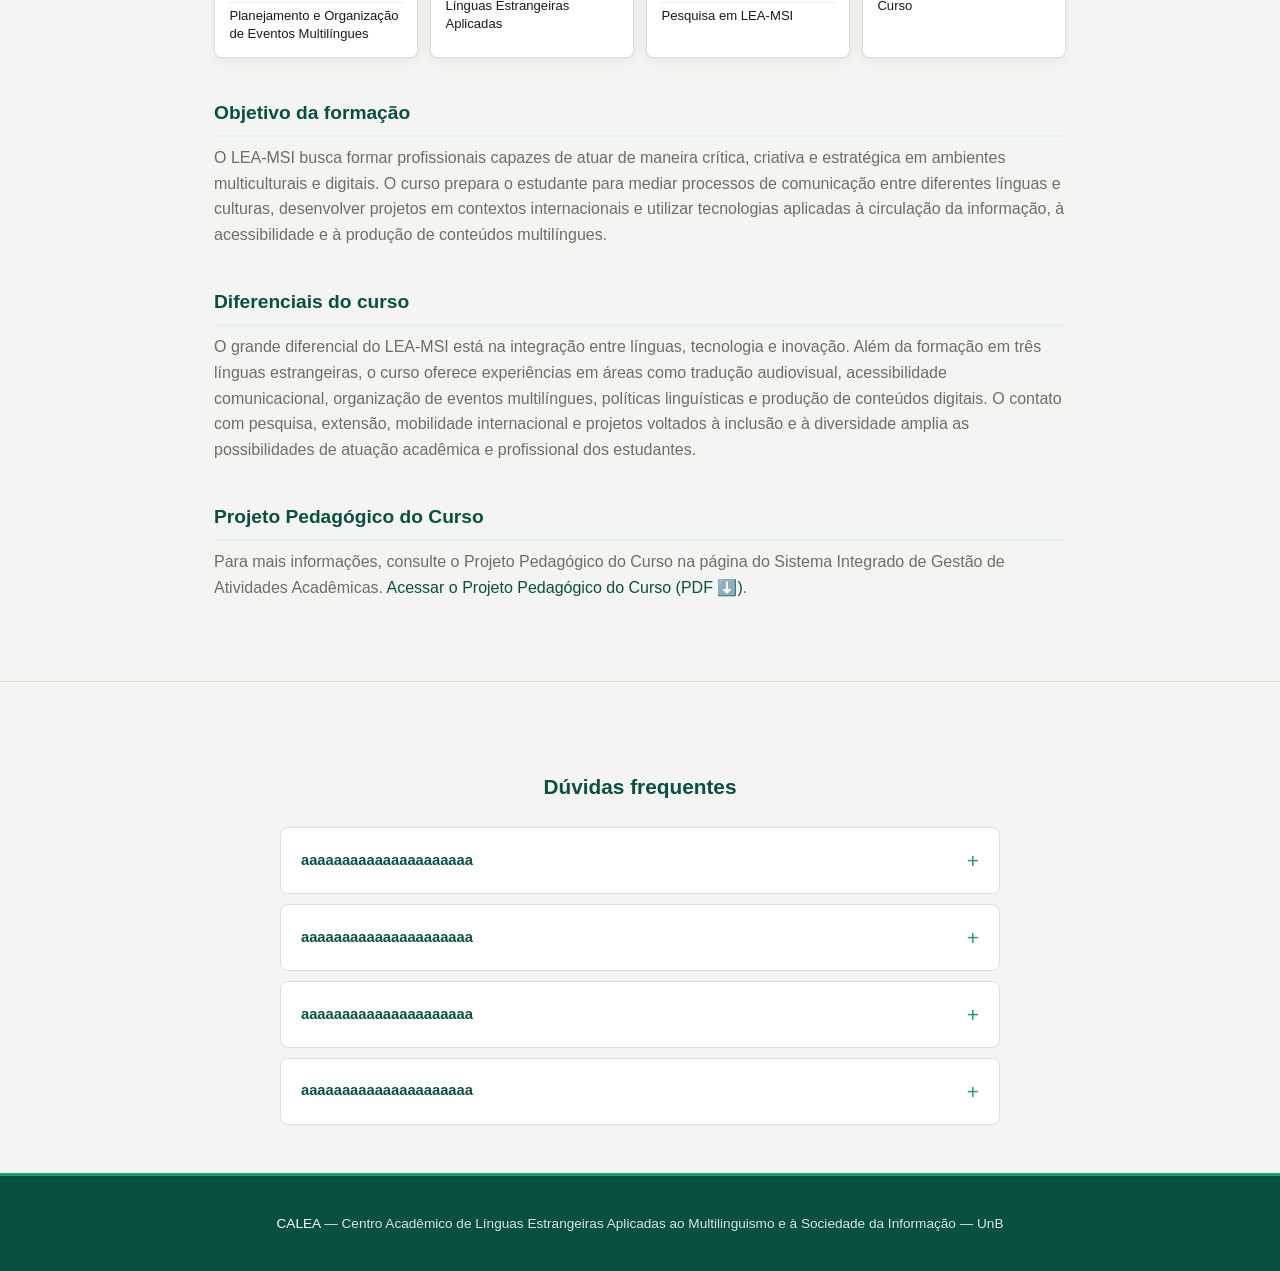
<file: sobre_o_curso.html>
<!DOCTYPE html>
<html lang="pt-br">
<head>
    <meta charset="UTF-8">
    <meta name="viewport" content="width=device-width, initial-scale=1.0">
    <title>CALEA — Sobre o Curso</title>
    <link rel="stylesheet" href="style.css">
    <link rel="icon" type="image/png" sizes="16x16" href="imagens_favicons/favicon_io/favicon-16x16.png">
</head>
<body>
    <a href="#main-content" class="skip-to-content">Saltar para o conteúdo principal</a>
    <header>
        <div class="header-top">
            <p class="site-title"><a href="index.html">CALEA</a></p>
            <button id="btn-acessibilidade" class="btn-acessibilidade" aria-label="Abrir painel de acessibilidade">
                <img src="imagens/acessibilidade/acessibilidade_internacional.png" alt="Símbolo de acessibilidade" class="icon-acessibilidade">
            </button>
        </div>
        <div class="hero-tag">Centro Acadêmico de Línguas Estrangeiras APLICADAS ao Multilinguismo e à Sociedade da Informação</div>
    </header>

    <!-- Painel de Acessibilidade -->
    <div id="painel-acessibilidade" class="painel-acessibilidade" hidden>
        <div class="painel-conteudo">
            <button class="btn-fechar" id="btn-fechar-painel" aria-label="Fechar painel">&times;</button>
            <h2>Acessibilidade</h2>
            
            <!-- Controle de Tamanho de Fonte -->
            <div class="acess-grupo">
                <label>Tamanho da fonte:</label>
                <div class="controle-fonte">
                    <button id="btn-font-menor" class="btn-font" title="Diminuir">A−</button>
                    <span id="font-atual" class="font-atual">100%</span>
                    <button id="btn-font-maior" class="btn-font" title="Aumentar">A+</button>
                    <button id="btn-font-reset" class="btn-reset" title="Restaurar padrão">Padrão</button>
                </div>
            </div>

            <div class="acess-grupo">
                <label></label>
                <div class="dark-mode-toggle">
                    <button id="btn-darkmode" class="btn-darkmode" title="Ativar/Desativar modo escuro">Modo Escuro</button>
                </div>
            </div>

            <!-- Modos de Visão para Daltônicos -->
            <div class="acess-grupo">
                <label>Modo de cores:</label>
                <div class="controle-cores">
                    <button id="modo-Padrão" class="modo-btn ativo" data-modo="Padrão">Padrão</button>
                    <button id="modo-protanopia" class="modo-btn" data-modo="protanopia" title="Daltonismo Vermelho-Verde">Protanopia</button>
                    <button id="modo-deuteranopia" class="modo-btn" data-modo="deuteranopia" title="Daltonismo Vermelho-Verde">Deuteranopia</button>
                    <button id="modo-tritanopia" class="modo-btn" data-modo="tritanopia" title="Daltonismo Azul-Amarelo">Tritanopia</button>
                </div>
            </div>
        </div>
    </div>

    <nav>
        <a href="index.html">Página Inicial</a>
        <a href="sobre_o_curso.html" class="ativo">Sobre o Curso</a>
        <a href="oportunidades.html">Oportunidades</a>
        <a href="calea.html">Centro Acadêmico</a>
        <a href="projetos_eventos.html">Projetos e Eventos</a>
        <a href="comunidade.html">Comunidade</a>
    </nav>

    <main id="main-content">

        <h1>Bem-vindo ao Seu Espaço</h1>
        <p>Aqui você encontra recursos importantes para sua jornada na Universidade de Brasília. Confira calendários acadêmicos, a grade curricular, materiais de
        estudo e respostas para suas dúvidas frequentes.</p>


        <h2>O QUE É O LEA?</h2>
        <p>O Bacharelado em Línguas Estrangeiras Aplicadas ao Multilinguismo e à Sociedade da Informação (LEA-MSI)
             oferece formação multi e interdisciplinar, com enfoque profissionalizante e atuação em contextos multilíngues e 
             interculturais. O curso concentra-se na aprendizagem obrigatória de espanhol, francês e inglês, 
             com carga horária de 240 horas para cada língua. Além disso, possibilita o estudo optativo de outras
              línguas estrangeiras oferecidas pelo LET/IL, como alemão, coreano, italiano e mandarim. A formação
               articula competências linguísticas, culturais e tecnológicas, com ênfase em terminologia, tecnologias 
               da informação e comunicação, setor audiovisual e acesso a conteúdos científicos e culturais em diferentes línguas.</p>


         
        <h2>Materiais úteis</h2>
        <p>Conteúdo sobre materiais úteis.</p>


        <h2>Estrutura curricular</h2>

        <h3>Duração do curso</h3>
        <div class="duracao-container">
            <div class="duracao-destaque">
                <span class="duracao-num">4</span>
                <span class="duracao-label">anos</span>
            </div>
            <div class="duracao-sep">·</div>
            <div class="duracao-destaque">
                <span class="duracao-num">8</span>
                <span class="duracao-label">semestres</span>
            </div>
        </div>

        <p class="sec-desc">
            O curso possui duas estruturas curriculares ativas. Veja a estrutura válida para os discentes a partir de 2026:
        </p>

        <div class="curriculo-grid">
            <a class="curriculo-card curriculo-card--destaque" href="https://sigaa.unb.br/sigaa/public/curso/curriculo.jsf?lc=pt_BR&id=414823" target="_blank">
                <span class="curriculo-badge">Ativa</span>
                <div class="curriculo-codigo">4090/2</div>
                <div class="curriculo-ano">Criada em 2026 · ingressantes a partir de 2026.1</div>
                <div class="curriculo-link">Ver no SIGAA →</div>
            </a>
        </div>

        <h3>Fluxo semestral — currículo 4090/2</h3>
        <p class="sec-desc">Disciplinas obrigatórias por semestre. Carga horária mínima total: <strong>2400h</strong>.</p>

        <div class="fluxo-grid">
            <div class="fluxo-sem">
                <div class="fluxo-sem-header">1º Semestre <span>330h</span></div>
                <ul>
                    <li>Língua Espanhola 1</li>
                    <li>Língua Francesa 1</li>
                    <li>Língua Inglesa 1</li>
                    <li>Introdução ao LEA-MSI</li>
                    <li>Extensão em Línguas</li>
                    <li>Introdução à Linguística</li>
                </ul>
            </div>
            <div class="fluxo-sem">
                <div class="fluxo-sem-header">2º Semestre <span>180h</span></div>
                <ul>
                    <li>Língua Espanhola 2</li>
                    <li>Língua Inglesa 2</li>
                    <li>Língua Francesa 2</li>
                </ul>
            </div>
            <div class="fluxo-sem">
                <div class="fluxo-sem-header">3º Semestre <span>180h</span></div>
                <ul>
                    <li>Língua Espanhola 3</li>
                    <li>Língua Inglesa 3</li>
                    <li>Língua Francesa 3</li>
                </ul>
            </div>
            <div class="fluxo-sem">
                <div class="fluxo-sem-header">4º Semestre <span>180h</span></div>
                <ul>
                    <li>Língua Espanhola 4</li>
                    <li>Língua Inglesa 4</li>
                    <li>Língua Francesa 4</li>
                </ul>
            </div>
            <div class="fluxo-sem">
                <div class="fluxo-sem-header">5º Semestre <span>120h</span></div>
                <ul>
                    <li>Extensão em LEA-MSI 1</li>
                    <li>Planejamento e Organização de Eventos Multilíngues</li>
                </ul>
            </div>
            <div class="fluxo-sem">
                <div class="fluxo-sem-header">6º Semestre <span>90h</span></div>
                <ul>
                    <li>Estágio Supervisionado de Línguas Estrangeiras Aplicadas</li>
                </ul>
            </div>
            <div class="fluxo-sem">
                <div class="fluxo-sem-header">7º Semestre <span>120h</span></div>
                <ul>
                    <li>Extensão em LEA-MSI 2</li>
                    <li>Pesquisa em LEA-MSI</li>
                </ul>
            </div>
            <div class="fluxo-sem">
                <div class="fluxo-sem-header">8º Semestre <span>90h</span></div>
                <ul>
                    <li>Trabalho de Conclusão de Curso</li>
                </ul>
            </div>
        </div>

           <h2>Objetivo da formação</h2>
           <p>O LEA-MSI busca formar profissionais capazes de atuar de maneira crítica, criativa e estratégica em ambientes multiculturais e digitais.
               O curso prepara o estudante para mediar processos de comunicação entre diferentes línguas e culturas, desenvolver projetos 
              em contextos internacionais e utilizar tecnologias aplicadas à circulação da informação, 
              à acessibilidade e à produção de conteúdos multilíngues.</p>

        <h2>Diferenciais do curso</h2>
        <p>O grande diferencial do LEA-MSI está na integração entre línguas, tecnologia e inovação.
             Além da formação em três línguas estrangeiras, o curso oferece experiências em áreas como tradução audiovisual, 
             acessibilidade comunicacional, organização de eventos multilíngues, políticas linguísticas e produção de conteúdos digitais.
              O contato com pesquisa, extensão, mobilidade internacional e projetos voltados à inclusão e à diversidade amplia as
               possibilidades de atuação acadêmica e profissional dos estudantes.</p>

        <h2>Projeto Pedagógico do Curso</h2>
        <p>Para mais informações, consulte o Projeto Pedagógico do Curso na página do Sistema Integrado de Gestão de Atividades Acadêmicas.
            <a href="https://sigaa.unb.br/sigaa/verProducao?idProducao=3812907&key=5a0445533f357ee461dd9bdbd6461822" target="_blank" rel="noopener noreferrer" title="Fazer download do Projeto Pedagógico do Curso em PDF">Acessar o Projeto Pedagógico do Curso (PDF ⬇️)</a>.
        </p>
    </main>

    <section id="faq">
        <div class="container">
            <h2 class="section-title">Dúvidas frequentes</h2>
            <div class="faq-list">
                <details>
                    <summary>aaaaaaaaaaaaaaaaaaaaa</summary>
                    <p>bbbbbbbbb</p>
                </details>
                <details>
                    <summary>aaaaaaaaaaaaaaaaaaaaa</summary>
                    <p>bbbbbbbbb</p>
                </details>
                <details>
                    <summary>aaaaaaaaaaaaaaaaaaaaa</summary>
                    <p>bbbbbbbbb</p>
                </details>
                <details>
                    <summary>aaaaaaaaaaaaaaaaaaaaa</summary>
                    <p>bbbbbbbbb</p>
                </details>
            </div>
        </div>
    </section>

    <footer>
        <p><strong>CALEA</strong> &mdash; Centro Acadêmico de Línguas Estrangeiras Aplicadas ao Multilinguismo e à Sociedade da Informação &mdash; UnB</p>
    </footer>
<script src="main.js"></script>
</body>
</html>
</file>
<file: style.css>
/* ══════════════════════════════════════════
   CALEA — Folha de estilos global
   ══════════════════════════════════════════ */

:root {
    --verde: #1D9E75;
    --verde-escuro: #085041;
    --verde-claro: #E1F5EE;
    --verde-medio: #5DCAA5;
    --cinza-bg: #f4f5f2;
    --cinza-borda: #dde0da;
    --texto: #1a1a18;
    --texto-muted: #6f6d69;
    --branco: #ffffff;
    --sombra-suave: 0 2px 12px rgba(8, 80, 65, 0.08);
    --sombra-media: 0 4px 24px rgba(8, 80, 65, 0.13);
    --raio: 14px;
    --raio-sm: 8px;
    --raio-pill: 999px;
    ;
}

/* ── RESET & BASE ── */
*, *::before, *::after {
    box-sizing: border-box;
}

html {
    line-height: 1.15;
    -webkit-text-size-adjust: 100%;
}

body,
article,
aside,
details,
figcaption,
figure,
footer,
header,
hgroup,
menu,
nav,
section {
    display: block;
}

html, body, div, span, applet, object, iframe,
h1, h2, h3, h4, h5, h6, p, blockquote, pre,
a, abbr, acronym, address, big, cite, code,
del, dfn, em, img, ins, kbd, q, s, samp,
small, strike, strong, sub, sup, tt, var,
b, u, i, center,
dl, dt, dd, ol, ul, li,
fieldset, form, label, legend,
table, caption, tbody, tfoot, thead, tr, th, td,
article, aside, canvas, details, embed,
figure, figcaption, footer, header, hgroup,
menu, nav, output, ruby, section, summary,
time, mark, audio, video {
    margin: 0;
    padding: 0;
    border: 0;
    font-size: 100%;
    font: inherit;
    vertical-align: baseline;
}

ol, ul {
    list-style: none;
}

blockquote, q {
    quotes: none;
}

blockquote::before, blockquote::after,
q::before, q::after {
    content: '';
    content: none;
}

table {
    border-collapse: collapse;
    border-spacing: 0;
}

button,
input,
select,
textarea {
    font: inherit;
}

a {
    text-decoration: none;
    color: inherit;
    background-color: transparent;
}

img,
svg,
video {
    max-width: 100%;
    height: auto;
    display: block;
}

button,
[type="button"],
[type="reset"],
[type="submit"] {
    border: none;
    background: none;
    padding: 0;
    cursor: pointer;
}

html, body {
    min-height: 100%;
}

body {
    display: flex;
    flex-direction: column;
    min-height: 100vh;
    font-family: Arial, Verdana, Tahoma, Times New Roman, Georgia, Helvetica, sans-serif;
    margin: 0;
    padding: 0;
    font-size: 16px;
    background-color: var(--cinza-bg);
    color: var(--texto);
    line-height: 1.6;
}

main {
    flex: 1;
    max-width: 900px;
    margin: 0 auto;
    padding: 2.5rem 1.5rem 4rem;
    width: 100%;
    text-align: left;
}

/* ── TIPOGRAFIA GERAL ── */
h1 {
    font-size: clamp(1.6rem, 4vw, 2.2rem);
    font-weight: 800;
    color: var(--verde-escuro);
    margin-bottom: 0.5rem;
    line-height: 1.2;
}

h2 {
    font-size: 1.2rem;
    font-weight: 700;
    color: var(--verde-escuro);
    margin-top: 2.5rem;
    margin-bottom: 0.5rem;
    padding-bottom: 0.4rem;
    border-bottom: 2px solid var(--verde-claro);
}

h3 {
    font-size: 1rem;
    font-weight: 700;
    color: var(--verde-escuro);
    margin-top: 1.75rem;
    margin-bottom: 0.4rem;
}

p { margin: 0.5rem 0 1rem; color: var(--texto-muted); }

/* ── LINKS ── */
a { color: var(--verde-escuro); text-decoration: none; }
a:hover { text-decoration: underline; }

/* ══════════════════════════════════════════
   HEADER
   ══════════════════════════════════════════ */
header {
    background: linear-gradient(135deg, #085041 0%, #1D9E75 60%, #5DCAA5 100%);
    color: #fff;
    padding: 2rem 2rem 1.75rem;
    text-align: center;
    position: relative;
}

.site-title {
    font-size: 1.5rem;
    font-weight: 800;
    color: #fff;
    margin: 0 0 0.75rem;
    line-height: 1.2;
    flex: 1;
    text-align: center;

}

.site-title a { color: #fff; text-decoration: none; }
.site-title a:hover { color: rgba(255,255,255,0.8); text-decoration: none; }

.hero-tag {
    display: inline-block;
    background: rgba(8,80,65,0.6);
    border: 1px solid rgba(8,80,65,0.7);
    border-radius: 999px;
    padding: 0.3rem 1rem;
    font-size: 0.68rem;
    font-weight: 600;
    letter-spacing: 0.13em;
    text-transform: uppercase;
    color: #ffffff;
    line-height: 1.5;
}

/* ══════════════════════════════════════════
   NAVEGAÇÃO
   ══════════════════════════════════════════ */
nav {
    background-color: var(--verde-escuro);
    padding: 0;
    display: flex;
    flex-wrap: wrap;
    justify-content: center;
    align-items: center;
    gap: 0;
    box-shadow: 0 2px 8px rgba(8,80,65,0.15);
    position: sticky;
    top: 0;
    z-index: 100;
}

.menu-toggle {
    display: none;
    flex-direction: column;
    background: none;
    border: none;
    cursor: pointer;
    padding: 0.5rem;
    gap: 5px;
}

.menu-toggle span {
    width: 25px;
    height: 3px;
    background: #fff;
    border-radius: 2px;
    transition: all 0.3s ease;
}

nav.active .menu-toggle span:nth-child(1) {
    transform: rotate(45deg) translate(8px, 8px);
}

nav.active .menu-toggle span:nth-child(2) {
    opacity: 0;
}

nav.active .menu-toggle span:nth-child(3) {
    transform: rotate(-45deg) translate(7px, -7px);
}

.skip-to-content {
    position: absolute;
    top: -9999px;
    left: 0;
    background: var(--verde-escuro);
    color: #fff;
    padding: 0.5rem 1rem;
    border-radius: 0 0 8px 0;
    text-decoration: none;
    font-size: 0.85rem;
    font-weight: 700;
    z-index: 10000;
}

.skip-to-content:focus,
.skip-to-content:focus-visible {
    top: 0;
    outline: 3px solid #fff;
    outline-offset: 2px;
}

.nav-links {
    display: flex;
    flex-wrap: wrap;
    justify-content: center;
    gap: 0;
    flex: 1;
}

nav a,
.dropbtn {
    color: #ffffff;
    text-decoration: none;
    padding: 0.85rem 1rem;
    display: inline-block;
    font-size: 0.78rem;
    font-weight: 700;
    letter-spacing: 0.07em;
    text-transform: uppercase;
    border-bottom: 3px solid transparent;
    transition: background-color 0.18s ease, border-color 0.18s ease, color 0.18s ease;
}

nav a:hover,
.dropdown:hover .dropbtn {
    background-color: rgba(0,0,0,0.12);
    color: #fff;
    border-bottom-color: rgba(255,255,255,0.5);
    text-decoration: none;
}

nav a.ativo {
    border-bottom-color: #fff;
    color: #fff;
    background-color: rgba(0,0,0,0.1);
}

/* ── DROPDOWN ── */
.dropdown { position: relative; display: inline-block; }

.dropdown-content {
    display: none;
    position: absolute;
    top: 100%;
    left: 0;
    min-width: 200px;
    background-color: var(--branco);
    box-shadow: var(--sombra-media);
    z-index: 200;
    border-radius: 0 0 var(--raio-sm) var(--raio-sm);
    overflow: hidden;
}

.dropdown-content a {
    display: block;
    padding: 0.75rem 1rem;
    color: var(--verde-escuro);
    font-size: 0.85rem;
    border-bottom: none;
    letter-spacing: 0;
    text-transform: none;
    font-weight: 500;
}

.dropdown-content a:hover { background-color: var(--verde-claro); color: var(--verde-escuro); }
.dropdown:hover .dropdown-content { display: block; }

/* ── RESPONSIVIDADE (MOBILE) ── */
@media (max-width: 768px) {
    .menu-toggle {
        display: flex;
        margin-right: 1rem;
    }

    .nav-links {
        position: absolute;
        top: 100%;
        left: 0;
        right: 0;
        background-color: var(--verde-escuro);
        flex-direction: column;
        gap: 0;
        max-height: 0;
        overflow: hidden;
        transition: max-height 0.3s ease;
    }

    nav.active .nav-links {
        max-height: 500px;
    }

    .nav-links a {
        padding: 1rem;
        border-bottom: 1px solid rgba(255,255,255,0.1);
        border-left: 3px solid transparent;
        border-radius: 0;
        display: block;
        width: 100%;
    }

    .nav-links a.ativo {
        border-left-color: #fff;
        border-bottom-color: 1px solid rgba(255,255,255,0.1);
    }

    .nav-links a:hover {
        border-bottom-color: 1px solid rgba(255,255,255,0.1);
        border-left-color: rgba(255,255,255,0.5);
    }
}

/* ══════════════════════════════════════════
   AVATARES
   ══════════════════════════════════════════ */
.avatar {
    width: 48px;
    height: 48px;
    border-radius: 50%;
    background: var(--verde-claro);
    color: var(--verde-escuro);
    font-size: 0.78rem;
    font-weight: 800;
    display: flex;
    align-items: center;
    justify-content: center;
    border: 2px solid var(--verde-medio);
    letter-spacing: 0.05em;
}

/* ══════════════════════════════════════════
   CARDS DE MEMBROS / GESTÃO
   ══════════════════════════════════════════ */
.container { max-width: 860px; margin: 0 auto; padding: 0; }

.gestao-grid {
    display: grid;
    grid-template-columns: repeat(auto-fit, minmax(160px, 1fr));
    gap: 1rem;
    margin-bottom: 1.5rem;
}

.membro-card {
    background: var(--branco);
    border: 1px solid var(--cinza-borda);
    border-radius: var(--raio);
    padding: 1.5rem 1rem;
    text-align: center;
    box-shadow: var(--sombra-suave);
    transition: box-shadow 0.2s, transform 0.2s;
}

div[role="listitem"] {
    display: contents;

}

.membro-card:hover {
    box-shadow: var(--sombra-media);
    transform: translateY(-2px);

}

.membro-card h4,
.membro-nome {
    font-size: 0.88rem;
    font-weight: 700;
    margin: 0.5rem 0 0.2rem;
    color: var(--texto);
    border: none;
    padding: 0;
}

.membro-card .cargo {
    font-size: 0.75rem;
    color: var(--verde);
    font-weight: 600;
}

.lattes-link:hover { text-decoration: underline; }

/* ══════════════════════════════════════════
   BOTÕES SOCIAL / PDF
   ══════════════════════════════════════════ */
.social-links { margin: 0.75rem 0; }

.social-links .btn-social {
    display: inline-flex;
    align-items: center;
    gap: 0.5rem;
    padding: 0.7rem 1.25rem;
    border: 1.5px solid var(--verde);
    border-radius: var(--raio-pill);
    background: var(--verde-claro);
    color: var(--verde-escuro);
    font-size: 0.92rem;
    font-weight: 700;
    text-decoration: none;
    transition: background 0.2s, color 0.2s, transform 0.2s, box-shadow 0.2s;
}

.social-links .btn-social i { font-size: 1.1rem; }

.social-links .btn-social:hover {
    background: var(--verde);
    color: #fff;
    transform: translateY(-2px);
    box-shadow: 0 4px 12px rgba(29,158,117,0.25);
    text-decoration: none;
}

.pdf-link { margin: 1rem 0 0; }

.pdf-link .btn-pdf {
    display: inline-flex;
    align-items: center;
    gap: 0.5rem;
    padding: 0.7rem 1.25rem;
    border: 1.5px solid var(--verde);
    border-radius: var(--raio-pill);
    background: #fff;
    color: var(--verde-escuro);
    font-size: 0.92rem;
    font-weight: 700;
    text-decoration: none;
    transition: background 0.2s, color 0.2s, transform 0.2s, box-shadow 0.2s;
}

.pdf-link .btn-pdf:hover {
    background: var(--verde);
    color: #fff;
    transform: translateY(-2px);
    box-shadow: 0 4px 12px rgba(29,158,117,0.25);
    text-decoration: none;
}

/* ══════════════════════════════════════════
   SEÇÃO FAQ
   ══════════════════════════════════════════ */
#faq {
    background: var(--cinza-bg);
    border-top: 1px solid var(--cinza-borda);
    padding: 3rem 1.5rem;
}

#faq .container {
    max-width: 720px;
    margin: 0 auto;
    padding: 0;
}

.section-title {
    font-size: 1.3rem;
    font-weight: 800;
    color: var(--verde-escuro);
    text-align: center;
    margin-bottom: 1.5rem;
    border: none;
    padding: 0;
}

.faq-list { display: grid; gap: 0.6rem; }

.faq-list details {
    background: var(--branco);
    border: 1px solid var(--cinza-borda);
    border-radius: var(--raio-sm);
    overflow: hidden;
    transition: box-shadow 0.2s;
}

.faq-list details[open] {
    border-color: var(--verde-medio);
    box-shadow: 0 0 0 3px rgba(29,158,117,0.08);
}

.faq-list summary {
    padding: 1rem 1.25rem;
    font-size: 0.92rem;
    font-weight: 600;
    color: var(--verde-escuro);
    cursor: pointer;
    list-style: none;
    display: flex;
    justify-content: space-between;
    align-items: center;
    user-select: none;
}

.faq-list summary::-webkit-details-marker { display: none; }

.faq-list summary::after {
    content: '+';
    font-size: 1.3rem;
    font-weight: 300;
    color: var(--verde);
    transition: transform 0.25s;
    flex-shrink: 0;
    margin-left: 1rem;
}

.faq-list details[open] summary::after {
    transform: rotate(45deg);
}

.faq-list details p {
    padding: 0 1.25rem 1rem;
    margin: 0;
    font-size: 0.9rem;
    color: var(--texto-muted);
    border-top: 1px solid var(--cinza-borda);
    padding-top: 0.75rem;
}

/* ══════════════════════════════════════════
   DURAÇÃO DO CURSO
   ══════════════════════════════════════════ */
.duracao-container {
    display: flex;
    align-items: center;
    justify-content: flex-start;
    gap: 1rem;
    margin: 1.25rem 0;
}

.duracao-destaque {
    display: flex;
    flex-direction: column;
    align-items: center;
    background: var(--verde-claro);
    border: 1px solid var(--cinza-borda);
    border-radius: var(--raio);
    padding: 1rem 2rem;
    min-width: 100px;
}

.duracao-num {
    font-size: 2.8rem;
    font-weight: 800;
    color: var(--verde-escuro);
    line-height: 1;
}

.duracao-label {
    font-size: 0.75rem;
    font-weight: 700;
    text-transform: uppercase;
    letter-spacing: 0.1em;
    color: var(--verde-escuro);
    margin-top: 0.3rem;
}

.duracao-sep { font-size: 2rem; color: var(--texto-muted); font-weight: 300; }

/* ══════════════════════════════════════════
   ESTRUTURA CURRICULAR
   ══════════════════════════════════════════ */
.sec-desc {
    color: var(--texto-muted);
    font-size: 0.92rem;
    margin-bottom: 1.25rem;
}

.curriculo-grid {
    display: flex;
    gap: 1rem;
    justify-content: flex-start;
    flex-wrap: wrap;
    margin: 0 0 1.5rem;
}

.curriculo-card {
    display: flex;
    flex-direction: column;
    align-items: center;
    background: var(--branco);
    border: 1px solid var(--cinza-borda);
    border-radius: var(--raio);
    padding: 1.25rem 2rem;
    min-width: 200px;
    text-decoration: none;
    color: inherit;
    box-shadow: var(--sombra-suave);
    transition: border-color 0.2s, box-shadow 0.2s, transform 0.2s;
}

.curriculo-card:hover {
    border-color: var(--verde);
    box-shadow: var(--sombra-media);
    transform: translateY(-2px);
    text-decoration: none;
}

.curriculo-card--destaque {
    border-color: var(--verde);
    box-shadow: 0 0 0 3px rgba(29,158,117,0.15);
}

.curriculo-badge {
    font-size: 0.68rem;
    font-weight: 700;
    text-transform: uppercase;
    letter-spacing: 0.1em;
    background: var(--verde-escuro);
    color: #fff;
    border-radius: var(--raio-pill);
    padding: 0.15rem 0.65rem;
    margin-bottom: 0.75rem;
}

.curriculo-codigo { font-size: 1.6rem; font-weight: 800; color: var(--verde-escuro); line-height: 1; }
.curriculo-ano { font-size: 0.78rem; color: var(--texto-muted); margin-top: 0.3rem; }
.curriculo-link { font-size: 0.78rem; font-weight: 600; color: var(--verde-escuro); margin-top: 0.75rem; }

/* ══════════════════════════════════════════
   FLUXO SEMESTRAL
   ══════════════════════════════════════════ */
.fluxo-grid {
    display: grid;
    grid-template-columns: repeat(auto-fit, minmax(200px, 1fr));
    gap: 0.75rem;
    margin: 0 0 2rem;
    text-align: left;
}

.fluxo-sem {
    background: var(--branco);
    border: 1px solid var(--cinza-borda);
    border-radius: var(--raio-sm);
    overflow: hidden;
    box-shadow: var(--sombra-suave);
}

.fluxo-sem-header {
    background: var(--verde-escuro);
    color: #fff;
    font-size: 0.78rem;
    font-weight: 700;
    padding: 0.55rem 0.9rem;
    display: flex;
    justify-content: space-between;
    letter-spacing: 0.04em;
}

.fluxo-sem-header span { font-weight: 400; }

.fluxo-sem ul { list-style: none; margin: 0; padding: 0.6rem 0.9rem; }

.fluxo-sem ul li {
    font-size: 0.82rem;
    color: var(--texto);
    padding: 0.28rem 0;
    border-bottom: 1px solid rgba(0,0,0,0.06);
    line-height: 1.35;
}

.fluxo-sem ul li:last-child { border-bottom: none; }

/* ══════════════════════════════════════════
   CALENDÁRIO ACADÊMICO
   ══════════════════════════════════════════ */
.cal-periodo-grid {
    display: grid;
    grid-template-columns: repeat(auto-fit, minmax(150px, 1fr));
    gap: 0.75rem;
    margin: 0 0 1.5rem;
}

.cal-periodo {
    background: var(--verde-escuro);
    color: #fff;
    border-radius: var(--raio-sm);
    padding: 1rem 0.75rem;
    display: flex;
    flex-direction: column;
    align-items: center;
    gap: 0.35rem;
    box-shadow: var(--sombra-suave);
}

.cal-periodo-label {
    font-size: 0.7rem;
    font-weight: 600;
    text-transform: uppercase;
    letter-spacing: 0.08em;
    opacity: 0.75;
    line-height: 1.3;
    text-align: center;
}

.cal-periodo-data { font-size: 1rem; font-weight: 700; }

/* ══════════════════════════════════════════
   OUTROS COMPONENTES LEGADOS
   ══════════════════════════════════════════ */
.doc-list { display: grid; gap: 0.75rem; }
.doc-item { display: flex; align-items: center; justify-content: space-between; padding: 1rem 1.25rem; background: var(--branco); border: 1px solid var(--cinza-borda); border-radius: var(--raio-sm); gap: 1rem; }
.doc-item-info { display: flex; align-items: center; gap: 0.75rem; }
.doc-item-info .doc-icon { font-size: 1.2rem; }
.doc-item-info h4 { font-size: 0.9rem; font-weight: 600; border: none; padding: 0; margin: 0; color: var(--texto); }
.doc-item-info p { font-size: 0.78rem; color: var(--texto-muted); margin: 0; }

.contato-grid { display: grid; grid-template-columns: repeat(auto-fit, minmax(200px, 1fr)); gap: 1rem; }
.contato-item { display: flex; align-items: flex-start; gap: 0.75rem; padding: 1.25rem; background: var(--branco); border: 1px solid var(--cinza-borda); border-radius: var(--raio-sm); }
.contato-icon { width: 38px; height: 38px; border-radius: 9px; background: var(--verde-claro); display: flex; align-items: center; justify-content: center; font-size: 1rem; flex-shrink: 0; }
.contato-info .label { font-size: 0.72rem; font-weight: 600; text-transform: uppercase; letter-spacing: 0.09em; color: var(--texto-muted); margin-bottom: 0.2rem; }
.contato-info .valor { font-size: 0.9rem; color: var(--verde-escuro); font-weight: 500; }
.contato-info a { color: var(--verde-escuro); text-decoration: none; }
.contato-info a:hover { color: var(--verde); }

.steps { counter-reset: step; display: grid; gap: 1rem; }
.step { display: flex; gap: 1rem; align-items: flex-start; padding: 1.1rem 1.25rem; background: var(--branco); border: 1px solid var(--cinza-borda); border-radius: var(--raio-sm); }
.step-n { width: 32px; height: 32px; border-radius: 50%; background: var(--verde-claro); color: var(--verde-escuro); font-weight: 800; font-size: 0.9rem; display: flex; align-items: center; justify-content: center; flex-shrink: 0; }
.step h4 { font-size: 0.9rem; font-weight: 600; margin-bottom: 0.2rem; border: none; padding: 0; color: var(--texto); }
.step p { font-size: 0.85rem; color: var(--texto-muted); margin: 0; }





.prof-overlay {
    display: none;
    position: fixed;
    inset: 0;
    background: rgba(0,0,0,0.45);
    z-index: 999;
    align-items: center;
    justify-content: center;
    padding: 1.5rem;
}
.prof-overlay:target {
    display: flex;
}
.prof-modal {
    background: #fff;
    border-radius: 14px;
    max-width: 620px;
    width: 100%;
    max-height: 85vh;
    overflow-y: auto;
    padding: 2rem;
    position: relative;
    box-shadow: 0 8px 40px rgba(8,80,65,0.18);
}
.modal-header {
    display: flex;
    align-items: flex-start;
    gap: 1.25rem;
    margin-bottom: 1.25rem;
    padding-bottom: 1.25rem;
    border-bottom: 2px solid #E1F5EE;
}
.modal-nome { margin: 0 0 0.2rem; font-size: 1.1rem; color: #085041; }
.modal-cargo { font-size: 0.82rem; color: #1D9E75; font-weight: 600; }
.modal-bio { font-size: 0.9rem; color: #5f5e5a; line-height: 1.75; margin-bottom: 1.25rem; }
.modal-bio p { margin: 0 0 0.85rem; }
.modal-links { display: flex; gap: 0.75rem; flex-wrap: wrap; }
.btn-lattes {
    display: inline-flex;
    align-items: center;
    padding: 0.5rem 1rem;
    border: 1.5px solid #1D9E75;
    border-radius: 999px;
    background: #E1F5EE;
    color: #085041;
    font-size: 0.85rem;
    font-weight: 700;
    text-decoration: none;
}
.btn-email {
    display: inline-flex;
    align-items: center;
    padding: 0.5rem 1rem;
    border: 1.5px solid #dde0da;
    border-radius: 999px;
    background: #fff;
    color: #085041;
    font-size: 0.85rem;
    font-weight: 700;
    text-decoration: none;
}
.btn-fechar {
    position: absolute;
    top: 1rem;
    right: 1rem;
    background: none;
    border: 1px solid #dde0da;
    border-radius: 8px;
    padding: 0.3rem 0.75rem;
    font-size: 0.85rem;
    color: #5f5e5a;
    text-decoration: none;
}
.btn-fechar:hover { background: #f4f5f2; color: #085041; text-decoration: none; }
.membro-card { cursor: pointer; }

/* ── REDE DE LEAS ── */
.lea-network {
    display: grid;
    grid-template-columns: repeat(auto-fit, minmax(280px, 1fr));
    gap: 1.5rem;
    margin: 1.5rem 0;
}
.lea-item {
    padding: 1.25rem;
    border: 1px solid #E1F5EE;
    border-radius: 10px;
    background: #f8fdf9;
    transition: all 0.3s ease;
}
.lea-item:hover {
    border-color: #1D9E75;
    box-shadow: 0 4px 12px rgba(29, 158, 117, 0.12);
}
.lea-item h3 {
    font-size: 0.95rem;
    color: #085041;
    margin: 0 0 0.5rem;
    font-weight: 700;
}
.lea-institution {
    font-size: 0.85rem;
    color: #5f5e5a;
    margin: 0 0 0.75rem;
    font-weight: 600;
}

/* ── FOTOS DE PROFESSORES ── */
.avatar-foto {
    width: 48px;
    height: 48px;
    border-radius: 50%;
    object-fit: cover;
    border: 2px solid var(--verde-medio);
    display: block;
    margin: 0 auto .75rem;
}
.avatar-foto-lg {
    width: 120px;
    height: 120px;
    border-radius: 50%;
    object-fit: cover;
    border: 3px solid var(--verde-medio);
    flex-shrink: 0;

}
 

/* ══════════════════════════════════════════
   FOOTER
   ══════════════════════════════════════════ */
footer {
    background: var(--verde-escuro);
    color: rgba(255,255,255,0.85);
    text-align: center;
    padding: 2rem 1.5rem;
    font-size: 0.85rem;
    border-top: 3px solid var(--verde);
}

footer strong { color: #fff; }
footer p { margin: 0.3rem 0; color: rgba(255,255,255,0.85); }

.footer-creditos { font-size: 0.75rem; opacity: 0.6; margin-top: 0.5rem !important; }
.footer-creditos a { color: var(--verde-medio); text-decoration: underline; }
.footer-creditos a:hover { color: #fff; }

/* ══════════════════════════════════════════
   ACESSIBILIDADE
   ══════════════════════════════════════════ */

.header-top {
    display: flex;
    justify-content: space-between;
    align-items: center;
    gap: 1.5rem;
}

.header-top h1 {
    flex: 1;
    margin: 0;
}

.btn-acessibilidade {
    background: rgba(255, 255, 255, 0.2);
    border: 2px solid rgba(255, 255, 255, 0.4);
    border-radius: 50%;
    width: 50px;
    height: 50px;
    display: flex;
    align-items: center;
    justify-content: center;
    cursor: pointer;
    transition: all 0.3s ease;
    padding: 0;
    flex-shrink: 0;
}

.btn-acessibilidade:hover {
    background: rgba(255, 255, 255, 0.3);
    border-color: rgba(255, 255, 255, 0.6);
    transform: scale(1.05);
}

.icon-acessibilidade {
    width: 28px;
    height: 28px;
    object-fit: contain;
}

.painel-acessibilidade {
    position: fixed;
    top: 0;
    left: 0;
    right: 0;
    bottom: 0;
    background: rgba(0, 0, 0, 0.5);
    display: flex;
    align-items: flex-start;
    justify-content: flex-end;
    z-index: 9999;
    padding-top: 80px;
}

.painel-acessibilidade[hidden] {
    display: none;
}

.painel-conteudo {
    background: white;
    width: 100%;
    max-width: 350px;
    border-radius: 12px 0 0 12px;
    padding: 2rem;
    box-shadow: -4px 0 20px rgba(0, 0, 0, 0.15);
    max-height: 80vh;
    overflow-y: auto;
    animation: slideIn 0.3s ease;
}

@keyframes slideIn {
    from {
        transform: translateX(100%);
        opacity: 0;
    }
    to {
        transform: translateX(0);
        opacity: 1;
    }
}

.btn-fechar {
    position: absolute;
    top: 1rem;
    right: 1rem;
    background: none;
    border: none;
    font-size: 1.8rem;
    cursor: pointer;
    color: #5f5e5a;
    padding: 0;
    width: 32px;
    height: 32px;
    display: flex;
    align-items: center;
    justify-content: center;
    border-radius: 50%;
    transition: all 0.2s ease;
}

.btn-fechar:hover {
    background: #f0f0f0;
    color: #000;
}

.painel-acessibilidade h2 {
    margin: 0 0 1.5rem 0;
    color: var(--verde-escuro);
    font-size: 1.2rem;
    border: none;
    padding: 0;
}

.acess-grupo {
    margin-bottom: 1.75rem;
}

.acess-grupo label {
    display: block;
    font-weight: 600;
    color: var(--verde-escuro);
    margin-bottom: 0.75rem;
    font-size: 0.95rem;
}

/* Controle de Fonte */
.controle-fonte {
    display: flex;
    gap: 0.5rem;
    align-items: center;
    flex-wrap: wrap;
}

.btn-font {
    background: var(--verde-claro);
    border: 2px solid var(--verde-medio);
    color: var(--verde-escuro);
    padding: 0.5rem 0.75rem;
    border-radius: 6px;
    font-weight: 700;
    cursor: pointer;
    transition: all 0.2s ease;
    font-size: 0.9rem;
}

.btn-font:hover {
    background: var(--verde-medio);
    color: white;
}

.font-atual {
    min-width: 50px;
    text-align: center;
    font-weight: 600;
    color: var(--verde);
}

.btn-reset {
    background: #f4f5f2;
    border: 1px solid var(--cinza-borda);
    color: var(--texto-muted);
    padding: 0.4rem 0.7rem;
    border-radius: 4px;
    cursor: pointer;
    font-size: 0.8rem;
    transition: all 0.2s ease;
}

.btn-reset:hover {
    background: var(--cinza-borda);
    color: var(--texto);
}

/* Controle de Cores - Modos Daltônicos */
.controle-cores {
    display: grid;
    grid-template-columns: repeat(2, 1fr);
    gap: 0.75rem;
}

.modo-btn {
    padding: 0.75rem 1rem;
    border: 2px solid var(--cinza-borda);
    background: white;
    color: var(--texto);
    border-radius: 8px;
    font-size: 0.85rem;
    font-weight: 600;
    cursor: pointer;
    transition: all 0.3s ease;
}

.modo-btn:hover {
    border-color: var(--verde);
    background: var(--verde-claro);
}

.modo-btn.ativo {
    background: var(--verde);
    color: white;
    border-color: var(--verde);
}

/* Filtros de Cores para Daltônicos */
body.modo-protanopia {
    filter: url(#protanopia-filter);
}

body.modo-deuteranopia {
    filter: url(#deuteranopia-filter);
}

body.modo-tritanopia {
    filter: url(#tritanopia-filter);
}

/* Aumento de Fonte Global */
body.font-110 { font-size: 17.6px; }
body.font-120 { font-size: 19.2px; }
body.font-130 { font-size: 20.8px; }
body.font-140 { font-size: 22.4px; }
body.font-150 { font-size: 24px; }

/* Responsivo */
@media (max-width: 480px) {
    .header-top {
        flex-direction: column;
    }
    
    .btn-acessibilidade {
        align-self: flex-start;
    }
    
    .painel-conteudo {
        max-width: 100%;
        border-radius: 12px;
        margin: 1rem;
    }
    
    .controle-cores {
        grid-template-columns: 1fr;
    }
}

/* ══════════════════════════════════════════
   RESPONSIVO
   ══════════════════════════════════════════ */
@media (max-width: 640px) {
    main { padding: 1.5rem 1rem 3rem; }
    .duracao-container { justify-content: center; }
    .curriculo-grid { justify-content: center; }
}


/* ══════════════════════════════════════════
   MODO ESCURO (index.html)
   ══════════════════════════════════════════ */
body.dark-mode {
    --cinza-bg: #14181b;
    --branco: #1f2428;
    --cinza-borda: #313740;
    --texto: #e9ebe8;
    --texto-muted: #b9beb8;
}

body.dark-mode main h1,
body.dark-mode main h2,
body.dark-mode main h3,
body.dark-mode main a,
body.dark-mode .section-title,
body.dark-mode .faq-list summary {
    color: var(--verde-medio);
}

.dark-mode-toggle { display: flex; align-items: center; }

.btn-darkmode {
    background: var(--verde-claro);
    border: 2px solid var(--verde-medio);
    color: var(--verde-escuro);
    padding: 0.5rem 0.9rem;
    border-radius: 6px;
    font-weight: 700;
    cursor: pointer;
    font-size: 0.9rem;
    transition: all 0.2s ease;
}

.btn-darkmode:hover {
    background: var(--verde-medio);
    color: #fff;
}

.btn-darkmode[aria-pressed="true"] {
    background: var(--verde-escuro);
    color: #fff;
    border-color: var(--verde-escuro);
}
</file>
